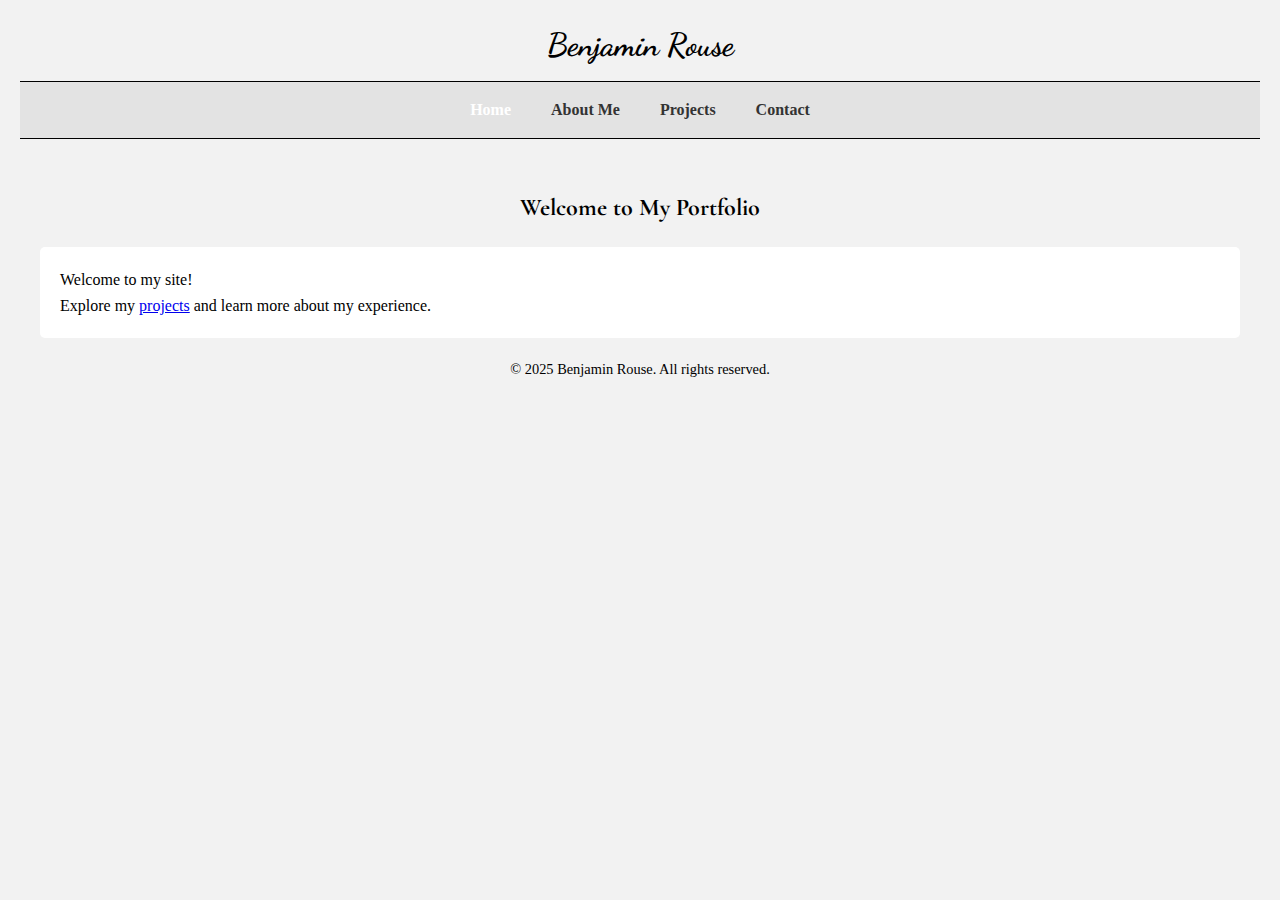
<file: index.html>
<!DOCTYPE html>
<html lang="en">
<head>
  <meta charset="UTF-8" />
  <meta name="viewport" content="width=device-width, initial-scale=1" />
  <title>My Portfolio</title>

  <!-- Google Fonts: Fjalla One for titles and Libre Baskerville for body text -->
  <link rel="preconnect" href="https://fonts.googleapis.com">
  <link rel="preconnect" href="https://fonts.gstatic.com" crossorigin>
  <link href="https://fonts.googleapis.com/css2?family=Cormorant+Garamond:ital,wght@0,300;0,400;0,500;0,600;0,700;1,300;1,400;1,500;1,600;1,700&family=Dancing+Script:wght@400..700&display=swap" rel="stylesheet">
  
  <!-- Main CSS -->
  <link rel="stylesheet" href="assets/css/styles.css" />
</head>
<body>
  <header>
    <!-- TOP BAR -->
    <div class="top-bar">
      <a href="../index.html"><h1 class="site-title">Benjamin Rouse</h1></a>
    </div>

    <!-- MAIN NAV BAR -->
    <nav class="main-nav">
      <ul>
        <li class="MainNavLink"><a href="index.html" class="active">Home</a></li>
        <li class="MainNavLink"><a href="pages/about.html">About Me</a></li>
        <li class="MainNavLink"><a href="pages/projects.html">Projects</a></li>
        <li class="MainNavLink"><a href="pages/contact.html">Contact</a></li>
      </ul>
    </nav>
  </header>

  <!-- PAGE HEADING -->
  <section class="page-heading">
    <h2>Welcome to My Portfolio</h2>
  </section>

  <main>
    <p>Welcome to my site! 
    <br>Explore my <a href="/pages/projects.html">projects</a> and learn more about my experience.</p>
  </main>

  <footer>
    <p>&copy; 2025 Benjamin Rouse. All rights reserved.</p>
  </footer>
</body>
</html>
</file>
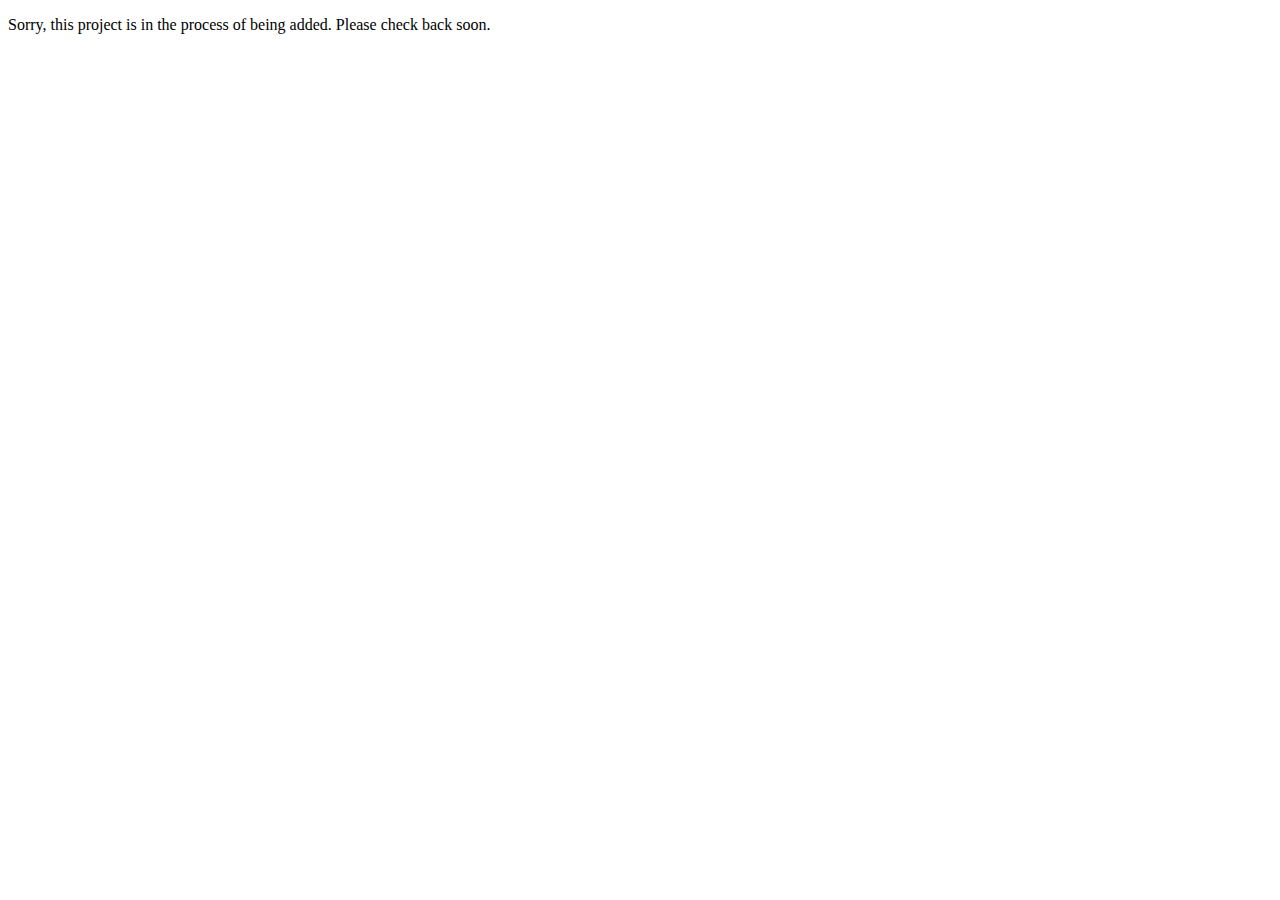
<file: data/comingSoon.html>
<!DOCTYPE html>
<html lang="en">
    <head>
        <!-- Include in your HTML head -->
        <link rel="preconnect" href="https://fonts.googleapis.com">
        <link rel="preconnect" href="https://fonts.gstatic.com" crossorigin>
        <link href="https://fonts.googleapis.com/css2?family=Oswald:wght@200..700&family=Quattrocento:wght@400;700&display=swap" rel="stylesheet">
    </head>
    <body>
        <main>
            <p>Sorry, this project is in the process of being added. Please check back soon.</p>
        </main>
    </body>
</file>
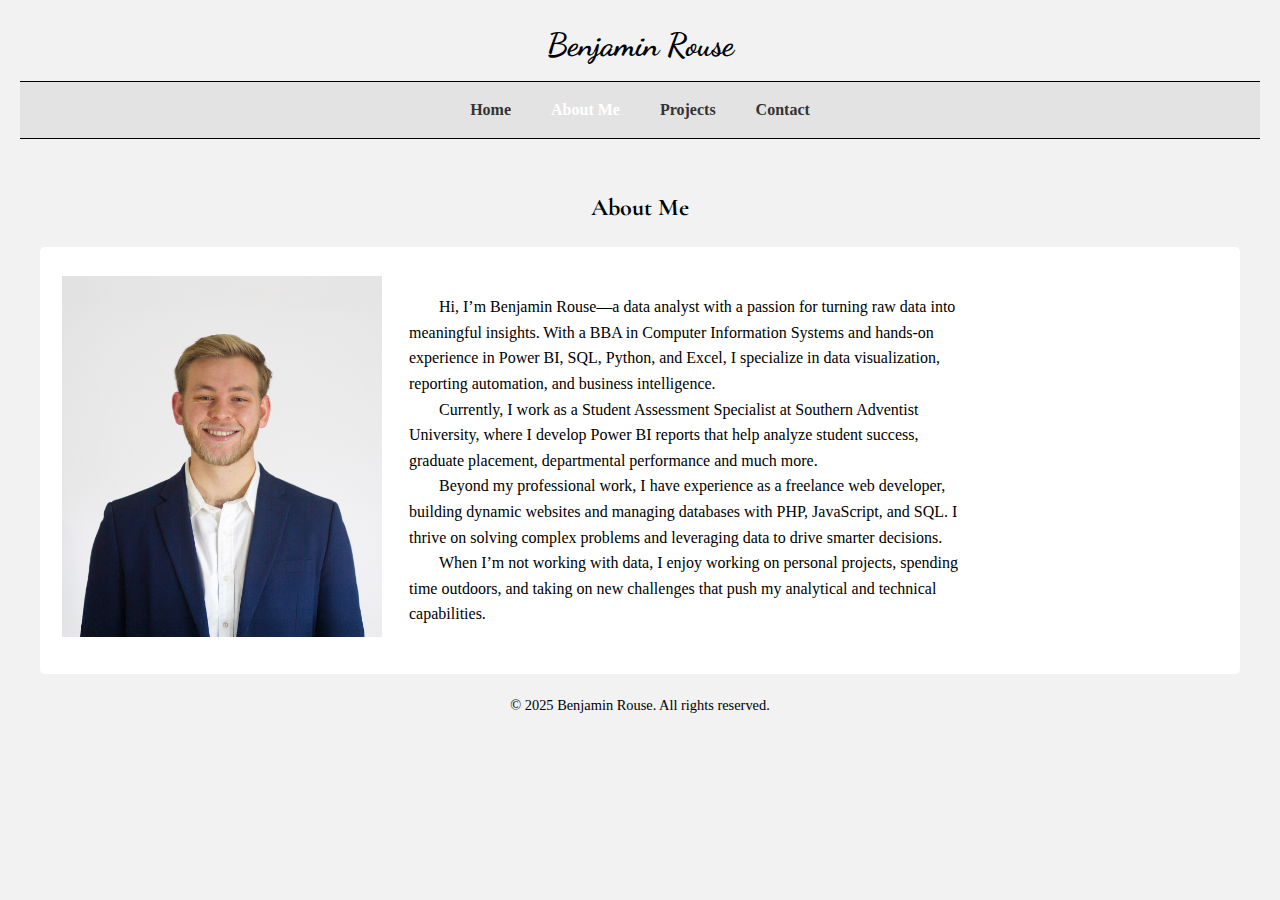
<file: pages/about.html>
<!DOCTYPE html>
<html lang="en">
<head>
  <meta charset="UTF-8" />
  <meta name="viewport" content="width=device-width, initial-scale=1" />
  <title>My Portfolio</title>

  <!-- Google Fonts: Fjalla One for titles and Libre Baskerville for body text -->
  <link rel="preconnect" href="https://fonts.googleapis.com">
  <link rel="preconnect" href="https://fonts.gstatic.com" crossorigin>
  <link href="https://fonts.googleapis.com/css2?family=Cormorant+Garamond:ital,wght@0,300;0,400;0,500;0,600;0,700;1,300;1,400;1,500;1,600;1,700&family=Dancing+Script:wght@400..700&display=swap" rel="stylesheet">
  <link rel="stylesheet" href="../assets/css/styles.css" />

</head>
<body>
  <header>
    <!-- TOP BAR -->
    <div class="top-bar">
      <a href="../index.html"><h1 class="site-title">Benjamin Rouse</h1></a>
    </div>

    <!-- MAIN NAV BAR -->
    <nav class="main-nav">
      <ul>
        <li class="MainNavLink"><a href="../index.html">Home</a></li>
        <li class="MainNavLink"><a href="../pages/about.html" class="active">About Me</a></li>
        <li class="MainNavLink"><a href="../pages/projects.html">Projects</a></li>
        <li class="MainNavLink"><a href="../pages/contact.html">Contact</a></li>
      </ul>
    </nav>
  </header>

  <section class="page-heading">
    <h2>About Me</h2>
  </section>

  <main>
    <table style="margin: auto;" id="large_screen">
      <tr>
        <td style="text-align: center;"><img src="../assets/images/Headshot.png" width="320px" style="margin: 0px auto;"></td>
        <td style="padding: 25px; max-width: 600px;"><p style="text-indent: 30px;">Hi, I’m Benjamin Rouse—a data analyst with a passion for turning raw data into meaningful insights. With a BBA in Computer Information Systems and hands-on experience in Power BI, SQL, Python, and Excel, I specialize in data visualization, reporting automation, and business intelligence.</p>

          <p style="text-indent: 30px;">Currently, I work as a Student Assessment Specialist at Southern Adventist University, where I develop Power BI reports that help analyze student success, graduate placement, departmental performance and much more.</p>
          
          <p style="text-indent: 30px;">Beyond my professional work, I have experience as a freelance web developer, building dynamic websites and managing databases with PHP, JavaScript, and SQL. I thrive on solving complex problems and leveraging data to drive smarter decisions.</p>
          
          <p style="text-indent: 30px;">When I’m not working with data, I enjoy working on personal projects, spending time outdoors, and taking on new challenges that push my analytical and technical capabilities.</p></td>
      </tr>
    </table>


    <table style="margin: auto;" id="small_screen" style="margin: auto;">
      <tr>
        <td style="text-align: center;"><img src="../assets/images/Headshot.png" width="320px" style="margin: 0px auto;"></td>
      </tr>
      <tr>
        <td style="padding: 25px; max-width: 90%;"><p style="text-indent: 30px;">Hi, I’m Benjamin Rouse—a data analyst with a passion for turning raw data into meaningful insights. With a BBA in Computer Information Systems and hands-on experience in Power BI, SQL, Python, and Excel, I specialize in data visualization, reporting automation, and business intelligence.</p>

          <p style="text-indent: 30px;">Currently, I work as a Student Assessment Specialist at Southern Adventist University, where I develop Power BI reports that help analyze student success, graduate placement, departmental performance and much more.</p>
          
          <p style="text-indent: 30px;">Beyond my professional work, I have experience as a freelance web developer, building dynamic websites and managing databases with PHP, JavaScript, and SQL. I thrive on solving complex problems and leveraging data to drive smarter decisions.</p>
          
          <p style="text-indent: 30px;">When I’m not working with data, I enjoy working on personal projects, spending time outdoors, and taking on new challenges that push my analytical and technical capabilities.</p></td>
      </tr>
    </table>

  </main>
  <footer>
    <p>&copy; 2025 Benjamin Rouse. All rights reserved.</p>
  </footer>
</body>
</html>
</file>
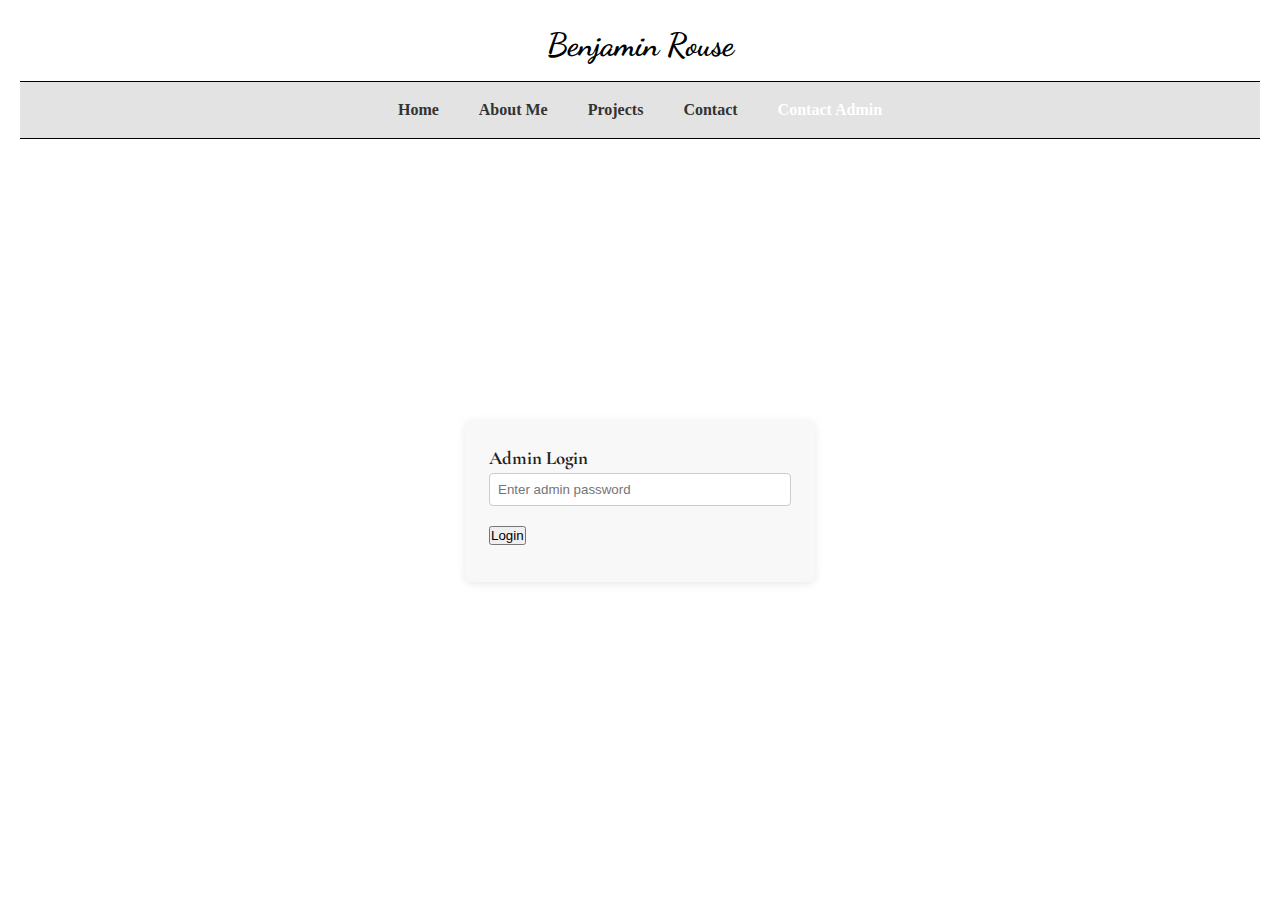
<file: pages/contact-admin.html>
<!DOCTYPE html>
<html lang="en">
<head>
  <meta charset="UTF-8" />
  <meta name="viewport" content="width=device-width, initial-scale=1" />
  <title>Contact Admin | Benjamin Rouse</title>
  <meta name="description" content="Admin dashboard for viewing and managing contact form submissions.">
  <link rel="preconnect" href="https://fonts.googleapis.com">
  <link rel="preconnect" href="https://fonts.gstatic.com" crossorigin>
  <link href="https://fonts.googleapis.com/css2?family=Cormorant+Garamond:wght@400;700&display=swap" rel="stylesheet">
  <link href="https://fonts.googleapis.com/css2?family=Dancing+Script&display=swap" rel="stylesheet">
  <link rel="stylesheet" href="../assets/css/styles.css" />
  <link rel="stylesheet" href="../assets/css/page-styles.css" />
  <style>
    body { background: #fff; color: #222; }
    .admin-container { max-width: 900px; margin: 40px auto; background: #fff; border-radius: 10px; box-shadow: 0 2px 12px #e0e0e0; padding: 32px; }
    table { width: 100%; border-collapse: collapse; margin-top: 24px; }
    th, td { border: 1px solid #ccc; padding: 8px; text-align: left; }
    th { background: #f3f3f3; }
    .btn-action { padding: 4px 12px; border-radius: 4px; border: none; cursor: pointer; margin-right: 6px; }
    .btn-delete { background: #e57373; color: #fff; }
    .btn-responded { background: #81c784; color: #fff; }
    .login-form { max-width: 350px; margin: 40px auto; background: #f8f8f8; border-radius: 8px; padding: 24px; box-shadow: 0 2px 8px #bbb5; }
    .login-form input { width: 100%; margin-bottom: 16px; padding: 8px; border-radius: 4px; border: 1px solid #ccc; }
  </style>
</head>
<body>
  <header>
    <div class="top-bar">
      <a href="../index.html"><h1 class="site-title">Benjamin Rouse</h1></a>
    </div>
    <nav class="main-nav">
      <ul>
        <li class="MainNavLink"><a href="../index.html">Home</a></li>
        <li class="MainNavLink"><a href="../pages/about.html">About Me</a></li>
        <li class="MainNavLink"><a href="../pages/projects.html">Projects</a></li>
        <li class="MainNavLink"><a href="../pages/contact.html">Contact</a></li>
        <li class="MainNavLink"><a href="../pages/contact-admin.html" class="active">Contact Admin</a></li>
      </ul>
    </nav>
  </header>
  <section class="page-header">
    <h2>Contact Form Admin</h2>
    <p>Login to view, mark, or delete contact form submissions.</p>
  </section>
  <div class="admin-container" id="adminApp" style="display:none;">
    <div class="admin-header">
      <h3>Contact Form Submissions</h3>
      <button onclick="logout()">Logout</button>
    </div>
    <table class="admin-table" id="submissionsTable">
      <thead>
        <tr>
          <th>ID</th>
          <th>Name</th>
          <th>Email</th>
          <th>Company</th>
          <th>Subject</th>
          <th>Message</th>
          <th>Date</th>
          <th>Status</th>
          <th>Actions</th>
        </tr>
      </thead>
      <tbody></tbody>
    </table>
  </div>
  <form class="login-form" id="loginForm">
    <h3>Admin Login</h3>
    <input type="password" id="adminPassword" placeholder="Enter admin password" required />
    <button type="submit" class="btn primary-btn">Login</button>
    <div id="loginStatus" style="margin-top:10px;"></div>
  </form>
  <script>
    const API_BASE = 'https://yourusername.pythonanywhere.com'; // Change to your deployed API
    let adminToken = localStorage.getItem('adminToken') || '';

    function showAdmin() {
      document.getElementById('loginForm').style.display = 'none';
      document.getElementById('adminApp').style.display = '';
    }
    function showLogin() {
      document.getElementById('loginForm').style.display = '';
      document.getElementById('adminApp').style.display = 'none';
    }
    function logout() {
      localStorage.removeItem('adminToken');
      adminToken = '';
      showLogin();
    }
    async function fetchSubmissions() {
      const res = await fetch(API_BASE + '/admin/submissions', {
        headers: { 'Authorization': 'Bearer ' + adminToken }
      });
      if (!res.ok) {
        logout();
        return;
      }
      const data = await res.json();
      const tbody = document.querySelector('#submissionsTable tbody');
      tbody.innerHTML = '';
      data.forEach(sub => {
        const tr = document.createElement('tr');
        tr.className = sub.responded ? 'responded' : 'unread';
        tr.innerHTML = `
          <td>${sub.id}</td>
          <td>${sub.name}</td>
          <td>${sub.email}</td>
          <td>${sub.company || ''}</td>
          <td>${sub.subject}</td>
          <td>${sub.message}</td>
          <td>${sub.date}</td>
          <td>${sub.responded ? 'Responded' : 'New'}</td>
          <td class="admin-actions">
            <button onclick="markResponded(${sub.id})" ${sub.responded ? 'disabled' : ''}>Mark Responded</button>
            <button onclick="deleteSubmission(${sub.id})">Delete</button>
          </td>
        `;
        tbody.appendChild(tr);
      });
    }
    async function markResponded(id) {
      await fetch(API_BASE + '/admin/mark_responded/' + id, {
        method: 'POST',
        headers: { 'Authorization': 'Bearer ' + adminToken }
      });
      fetchSubmissions();
    }
    async function deleteSubmission(id) {
      if (!confirm('Delete this submission?')) return;
      await fetch(API_BASE + '/admin/delete/' + id, {
        method: 'DELETE',
        headers: { 'Authorization': 'Bearer ' + adminToken }
      });
      fetchSubmissions();
    }
    document.getElementById('loginForm').onsubmit = async function(e) {
      e.preventDefault();
      const pw = document.getElementById('adminPassword').value;
      const status = document.getElementById('loginStatus');
      status.textContent = 'Logging in...';
      const res = await fetch(API_BASE + '/admin/login', {
        method: 'POST',
        headers: { 'Content-Type': 'application/json' },
        body: JSON.stringify({ password: pw })
      });
      if (res.ok) {
        const { token } = await res.json();
        adminToken = token;
        localStorage.setItem('adminToken', token);
        showAdmin();
        fetchSubmissions();
      } else {
        status.textContent = 'Login failed.';
      }
    };
    // Auto-login if token exists
    if (adminToken) {
      showAdmin();
      fetchSubmissions();
    }
  </script>
</body>
</html>
</file>
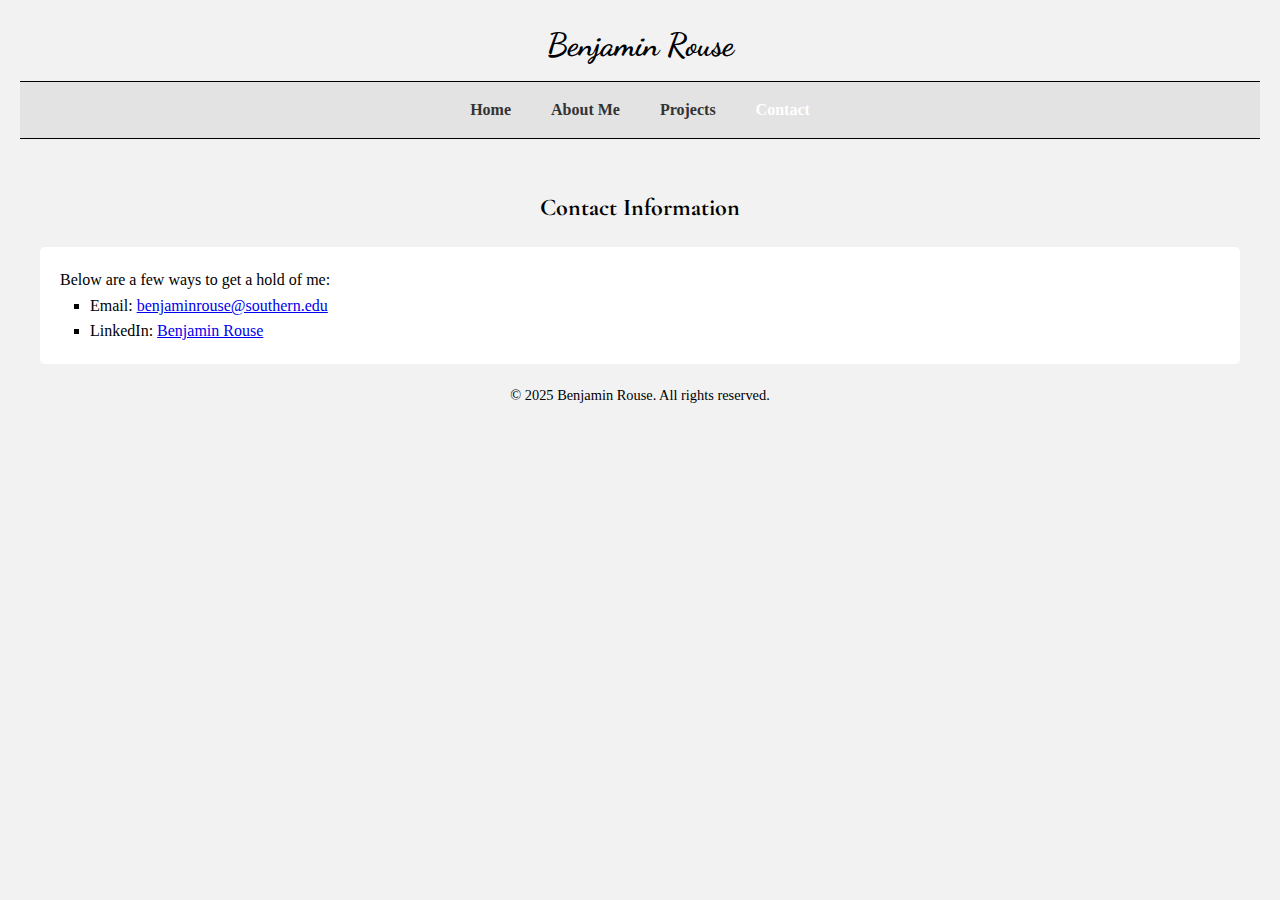
<file: pages/contact.html>
<!DOCTYPE html>
<html lang="en">
<head>
  <meta charset="UTF-8" />
  <meta name="viewport" content="width=device-width, initial-scale=1" />
  <title>My Portfolio</title>

  <link rel="preconnect" href="https://fonts.googleapis.com">
  <link rel="preconnect" href="https://fonts.gstatic.com" crossorigin>
  <link href="https://fonts.googleapis.com/css2?family=Cormorant+Garamond:ital,wght@0,300;0,400;0,500;0,600;0,700;1,300;1,400;1,500;1,600;1,700&family=Dancing+Script:wght@400..700&display=swap" rel="stylesheet">
  <link rel="stylesheet" href="../assets/css/styles.css" />
</head>
<body>
  <header>
    <!-- TOP BAR -->
    <div class="top-bar">
      <a href="../index.html"><h1 class="site-title">Benjamin Rouse</h1></a>
    </div>

    <!-- MAIN NAV BAR -->
    <nav class="main-nav">
      <ul>
        <li class="MainNavLink"><a href="../index.html">Home</a></li>
        <li class="MainNavLink"><a href="../pages/about.html">About Me</a></li>
        <li class="MainNavLink"><a href="../pages/projects.html">Projects</a></li>
        <li class="MainNavLink"><a href="../pages/contact.html" class="active">Contact</a></li>
      </ul>
    </nav>
  </header>

  <section class="page-heading">
    <h2>Contact Information</h2>
  </section>

  <main>
    <p>Below are a few ways to get a hold of me:</p>
    <ul style="margin-left:30px; list-style-type: square;">
      <li>Email: <a href="mailto:benjaminrouse@southern.edu">benjaminrouse@southern.edu</a></li>
      <li>LinkedIn: <a href="https://www.linkedin.com/in/benjamin-rouse-7105a924a" target="_blank" rel="noopener noreferrer">Benjamin Rouse</a></li>
    </ul>
  </main>
  <footer>
    <p>&copy; 2025 Benjamin Rouse. All rights reserved.</p>
  </footer>
</body>
</html>
</file>
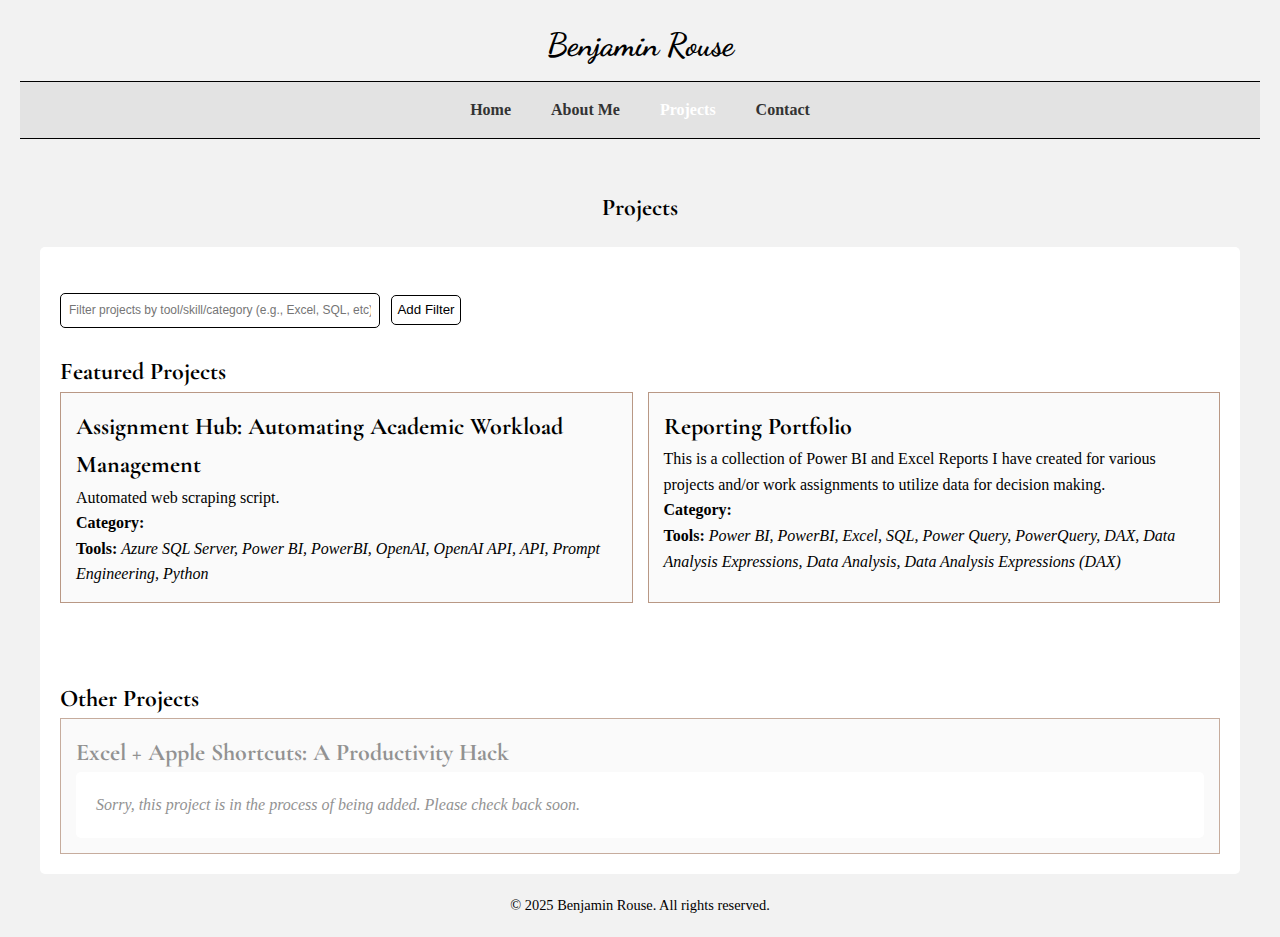
<file: pages/projects.html>
<!DOCTYPE html>
<html lang="en">
<head>
  <meta charset="UTF-8" />
  <meta name="viewport" content="width=device-width, initial-scale=1" />
  <title>My Portfolio</title>

  <!-- Google Fonts: Fjalla One for titles and Libre Baskerville for body text -->
  <link rel="preconnect" href="https://fonts.googleapis.com">
  <link rel="preconnect" href="https://fonts.gstatic.com" crossorigin>
  <link href="https://fonts.googleapis.com/css2?family=Cormorant+Garamond:ital,wght@0,300;0,400;0,500;0,600;0,700;1,300;1,400;1,500;1,600;1,700&family=Dancing+Script:wght@400..700&display=swap" rel="stylesheet">
  <!-- Main CSS -->
  <link rel="stylesheet" href="../assets/css/styles.css" />
</head>
<body>
  <header>
    <!-- TOP BAR -->
    <div class="top-bar">
        <a href="../index.html"><h1 class="site-title">Benjamin Rouse</h1></a>
    </div>

    <!-- MAIN NAV BAR -->
    <nav class="main-nav">
      <ul>
        <li class="MainNavLink"><a href="../index.html">Home</a></li>
        <li class="MainNavLink"><a href="../pages/about.html">About Me</a></li>
        <li class="MainNavLink"><a href="../pages/projects.html" class="active">Projects</a></li>
        <li class="MainNavLink"><a href="../pages/contact.html">Contact</a></li>
      </ul>
    </nav>
  </header>

  <section class="page-heading">
    <h2>Projects</h2>
  </section>

  <main><br>
  <input type="text" id="searchInput" placeholder="Filter projects by tool/skill/category (e.g., Excel, SQL, etc)..." />
  <button id="addFilterButton">Add Filter</button>

  <!-- Container for displaying active filters -->
  <div id="activeFiltersContainer"></div>

    <br>
    <!-- Featured Projects Section -->
    <section id="featuredSection">
        <h2>Featured Projects</h2>
        <div id="featuredProjects" class="projects-grid"></div>
      </section>
      <br><br><br>
      <section id="otherSection">
        <h2>Other Projects</h2>
        <div id="otherProjects" class="projects-grid"></div>
      </section>
  </main>
  <footer>
    <p>&copy; 2025 Benjamin Rouse. All rights reserved.</p>
  </footer>
  <script src="../assets/js/script.js"></script>
</body>
</html>
</file>
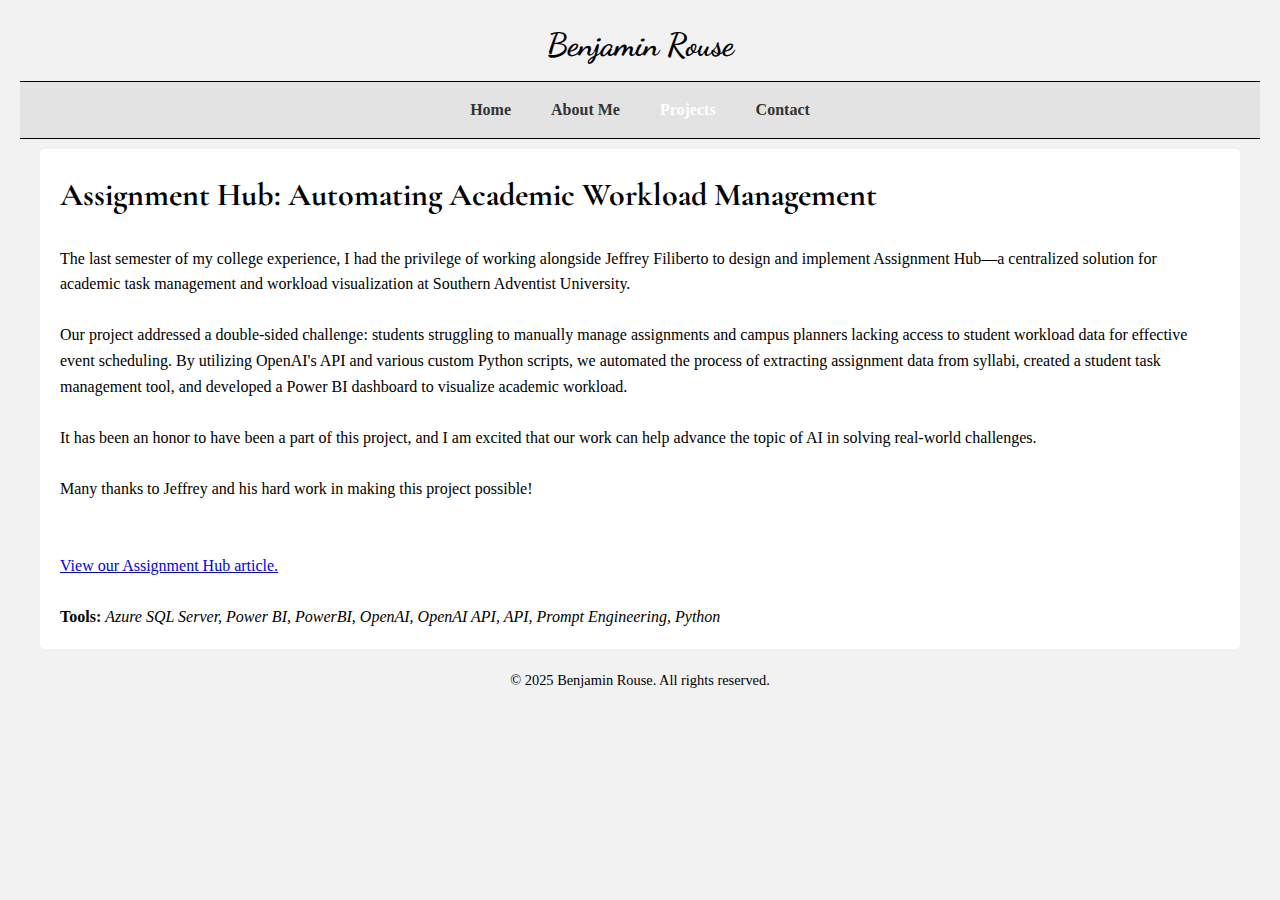
<file: projects/AssignmentHub.html>
<!DOCTYPE html>
<html lang="en">
<head>
  <meta charset="UTF-8" />
  <meta name="viewport" content="width=device-width, initial-scale=1" />
  <title>My Portfolio</title>

  <!-- Google Fonts: Fjalla One for titles and Libre Baskerville for body text -->
  <link rel="preconnect" href="https://fonts.googleapis.com">
  <link rel="preconnect" href="https://fonts.gstatic.com" crossorigin>
  <link href="https://fonts.googleapis.com/css2?family=Cormorant+Garamond:ital,wght@0,300;0,400;0,500;0,600;0,700;1,300;1,400;1,500;1,600;1,700&family=Dancing+Script:wght@400..700&display=swap" rel="stylesheet">

  <!-- Main CSS -->
  <link rel="stylesheet" href="../assets/css/styles.css" />
</head>
<body>
  <header>
    <!-- TOP BAR -->
    <div class="top-bar">
      <a href="../index.html"><h1 class="site-title">Benjamin Rouse</h1></a>
    </div>

    <!-- MAIN NAV BAR -->
    <nav class="main-nav">
      <ul>
        <li class="MainNavLink"><a href="../index.html">Home</a></li>
        <li class="MainNavLink"><a href="../pages/about.html">About Me</a></li>
        <li class="MainNavLink"><a href="../pages/projects.html" class="active">Projects</a></li>
        <li class="MainNavLink"><a href="../pages/contact.html">Contact</a></li>
      </ul>
    </nav>
  </header>

  <main>
    <h1>Assignment Hub: Automating Academic Workload Management</h1><br>

    <p>The last semester of my college experience, I had the privilege of working alongside Jeffrey Filiberto to design and implement Assignment Hub—a centralized solution for academic task management and workload visualization at Southern Adventist University.<br>

      <br>Our project addressed a double-sided challenge: students struggling to manually manage assignments and campus planners lacking access to student workload data for effective event scheduling. By utilizing OpenAI's API and various custom Python scripts, we automated the process of extracting assignment data from syllabi, created a student task management tool, and developed a Power BI dashboard to visualize academic workload.<br>
      
      <br>It has been an honor to have been a part of this project, and I am excited that our work can help advance the topic of AI in solving real-world challenges.<br>
      
      <br>Many thanks to Jeffrey and his hard work in making this project possible!</p>

    <br><br>

    <p><a href="../assets/files/AssignmentHub.pdf" target="_blank">View our Assignment Hub article.</a></p><br>

    <p><strong>Tools:</strong> <i>Azure SQL Server, Power BI, PowerBI, OpenAI, OpenAI API, API, Prompt Engineering, Python</i></p>
  </main>
  <footer>
    <p>&copy; 2025 Benjamin Rouse. All rights reserved.</p>
  </footer>
</body>
</html>
</file>
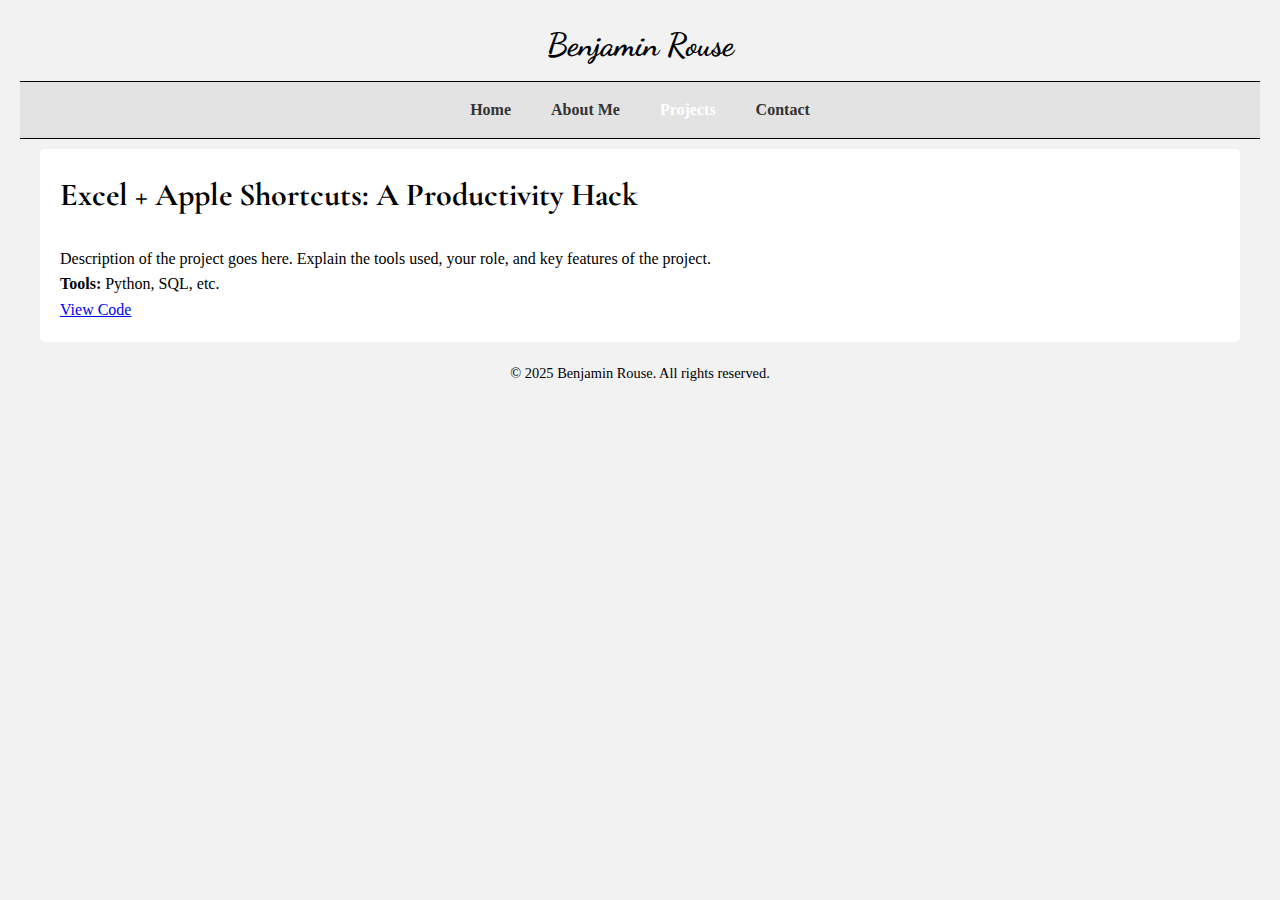
<file: projects/ExcelShortcut.html>
<!DOCTYPE html>
<html lang="en">
<head>
  <meta charset="UTF-8" />
  <meta name="viewport" content="width=device-width, initial-scale=1" />
  <title>My Portfolio</title>

  <!-- Google Fonts: Fjalla One for titles and Libre Baskerville for body text -->
  <link rel="preconnect" href="https://fonts.googleapis.com">
  <link rel="preconnect" href="https://fonts.gstatic.com" crossorigin>
  <link href="https://fonts.googleapis.com/css2?family=Cormorant+Garamond:ital,wght@0,300;0,400;0,500;0,600;0,700;1,300;1,400;1,500;1,600;1,700&family=Dancing+Script:wght@400..700&display=swap" rel="stylesheet">
  <link rel="stylesheet" href="../assets/css/styles.css" />
</head>
<body>
  <header>
    <!-- TOP BAR -->
    <div class="top-bar">
      <a href="../index.html"><h1 class="site-title">Benjamin Rouse</h1></a>
    </div>

    <!-- MAIN NAV BAR -->
    <nav class="main-nav">
      <ul>
        <li class="MainNavLink"><a href="../index.html">Home</a></li>
        <li class="MainNavLink"><a href="../pages/about.html">About Me</a></li>
        <li class="MainNavLink"><a href="../pages/projects.html" class="active">Projects</a></li>
        <li class="MainNavLink"><a href="../pages/contact.html">Contact</a></li>
      </ul>
    </nav>
  </header>

  <main>
    <h1>Excel + Apple Shortcuts: A Productivity Hack</h1><br>
    
    <p>Description of the project goes here. Explain the tools used, your role, and key features of the project.</p>
    <p><strong>Tools:</strong> Python, SQL, etc.</p>
    <a href="https://github.com/yourusername/yourproject" target="_blank">View Code</a>
  </main>
  <footer>
    <p>&copy; 2025 Benjamin Rouse. All rights reserved.</p>
  </footer>
</body>
</html>
</file>
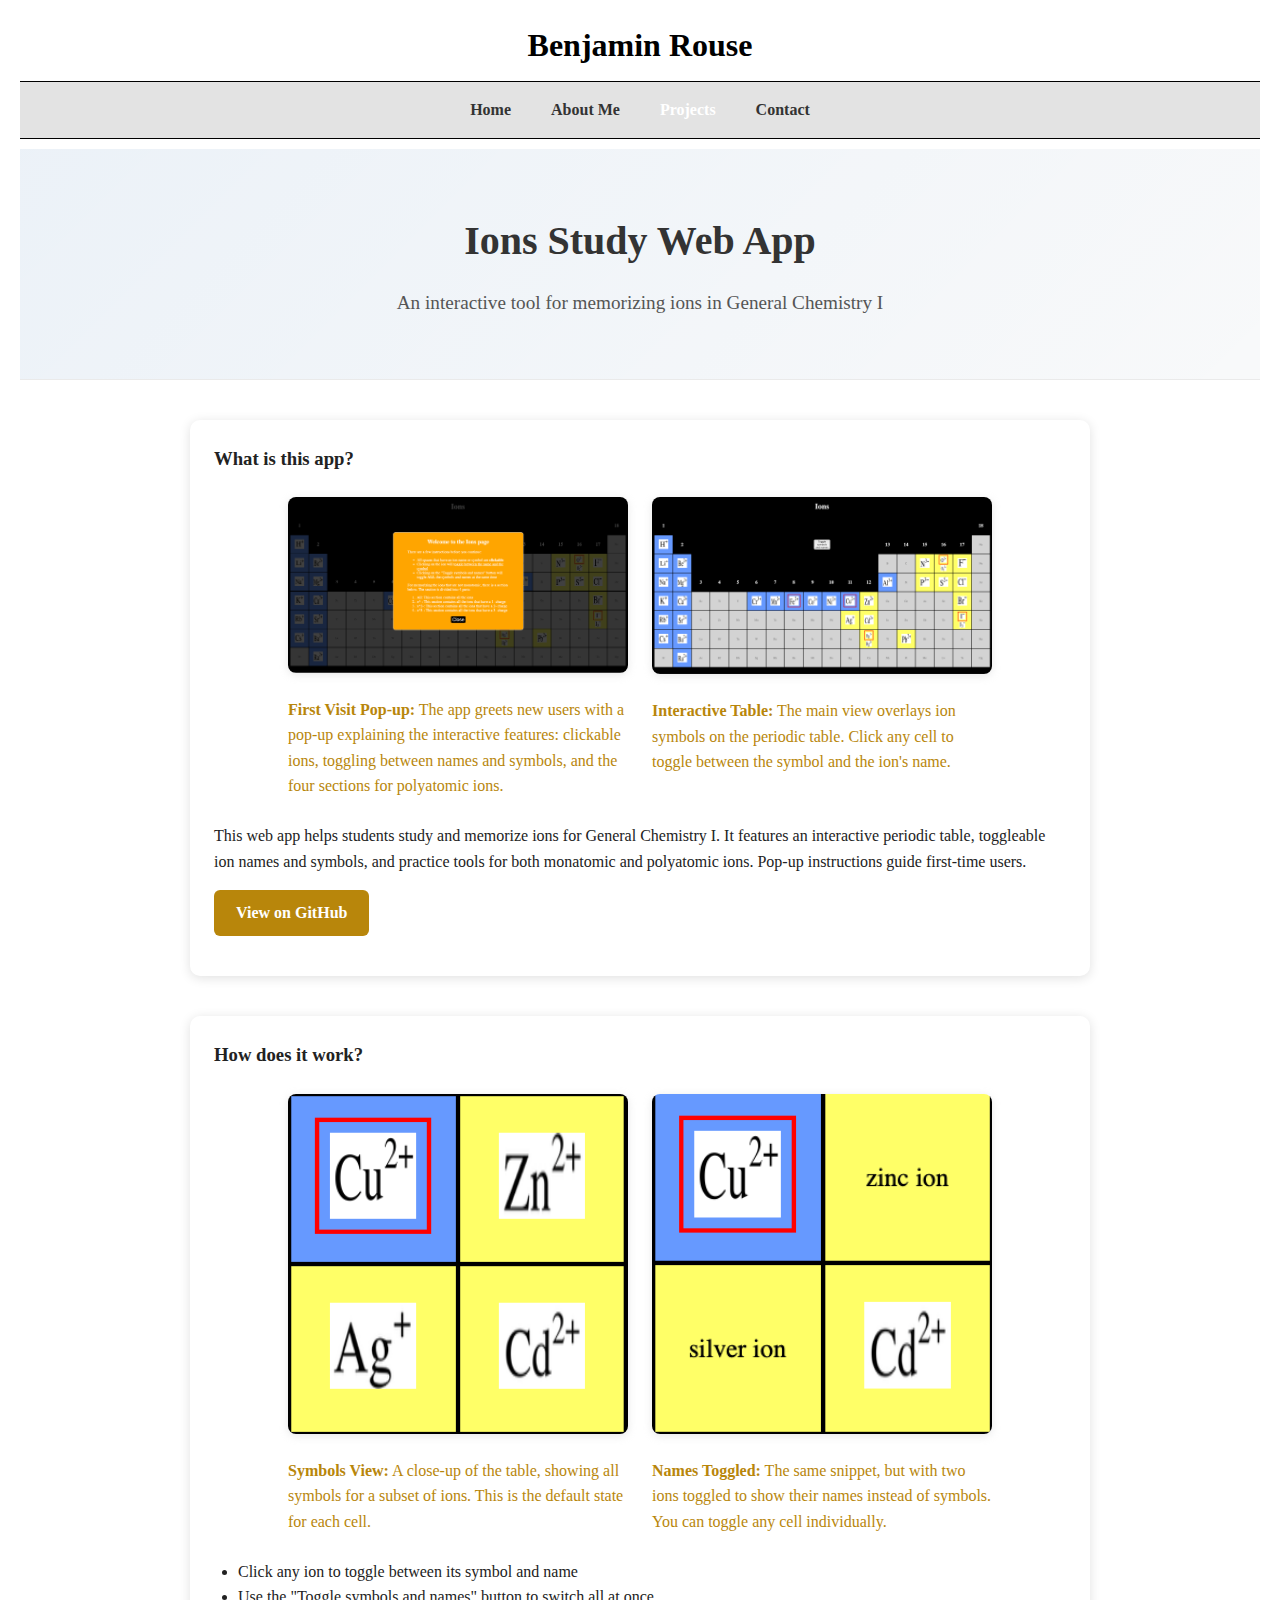
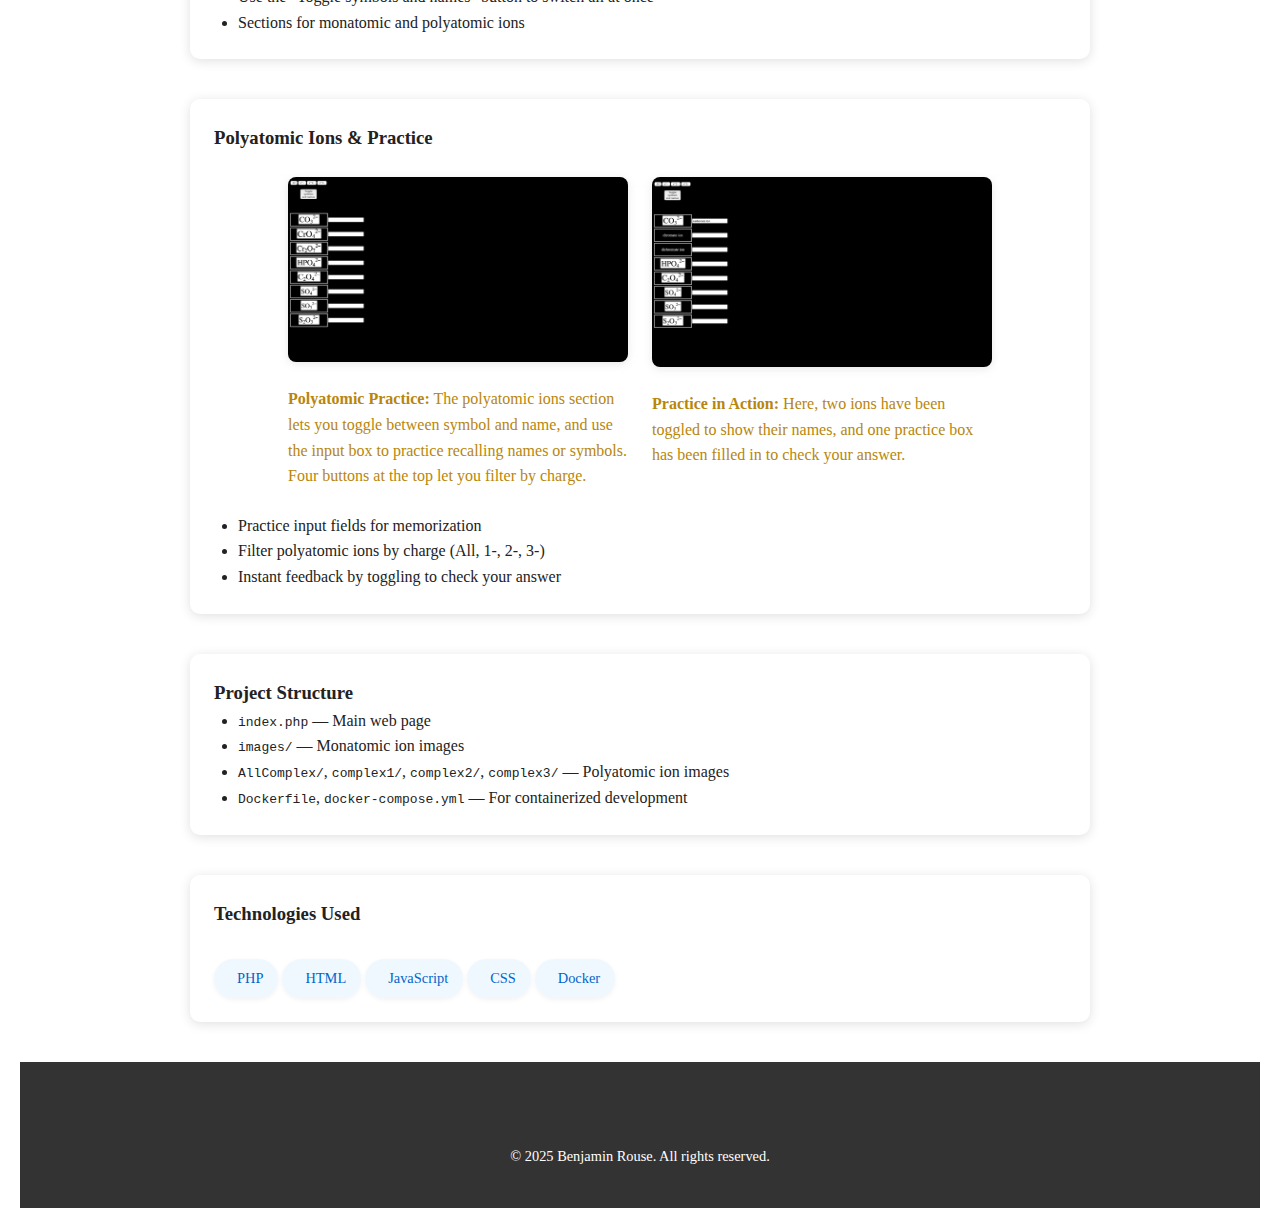
<file: projects/IonMemory.html>
<!DOCTYPE html>
<html lang="en">
<head>
  <meta charset="UTF-8" />
  <meta name="viewport" content="width=device-width, initial-scale=1" />
  <title>Ions Study Web App | Benjamin Rouse</title>
  <meta name="description" content="Interactive web app to study and memorize ions for General Chemistry I. Features clickable periodic table, toggleable ion names/symbols, and practice tools.">
  <link rel="stylesheet" href="../assets/css/styles.css" />
  <link rel="stylesheet" href="../assets/css/page-styles.css" />
  <style>
    body { background: #fff; color: #222; }
    .section { margin: 40px auto; max-width: 900px; padding: 24px; background: #fff; border-radius: 10px; box-shadow: 0 2px 12px #e0e0e0; }
    .feature-list, .project-structure { margin-left: 24px; }
    .docker-block { background: #f3f3f3; color: #222; border-radius: 6px; padding: 12px; margin: 12px 0; font-family: monospace; border: 1px solid #eee; }
    .periodic-preview { width: 100%; max-width: 600px; margin: 24px auto; display: block; border-radius: 8px; box-shadow: 0 2px 8px #bbb5; background: #fff; }
    .img-row { display: flex; gap: 24px; justify-content: center; align-items: flex-start; flex-wrap: wrap; }
    .img-col { flex: 1 1 260px; min-width: 220px; max-width: 340px; }
    .img-caption { color: #b8860b; font-size: 1em; margin-top: 8px; margin-bottom: 24px; }
    .btn-demo, .btn-github { display: inline-block; margin: 16px 0; padding: 10px 22px; background: #b8860b; color: #fff; border-radius: 6px; font-weight: bold; text-decoration: none; transition: background 0.2s; }
    .btn-demo:hover, .btn-github:hover { background: #ffb300; color: #222; }
  </style>
</head>
<body>
  <header>
    <div class="top-bar">
      <a href="../index.html"><h1 class="site-title">Benjamin Rouse</h1></a>
    </div>
    <nav class="main-nav">
      <ul>
        <li class="MainNavLink"><a href="../index.html">Home</a></li>
        <li class="MainNavLink"><a href="../pages/about.html">About Me</a></li>
        <li class="MainNavLink"><a href="../pages/projects.html" class="active">Projects</a></li>
        <li class="MainNavLink"><a href="../pages/contact.html">Contact</a></li>
      </ul>
    </nav>
  </header>
  <section class="page-header">
    <h2>Ions Study Web App</h2>
    <p>An interactive tool for memorizing ions in General Chemistry I</p>
  </section>
  <section class="section">
    <h3>What is this app?</h3>
    <div class="img-row">
      <div class="img-col">
        <img src="../assets/images/Ion Table Page/IntroMessage.png" alt="Intro Message Screenshot" class="periodic-preview">
        <div class="img-caption"><strong>First Visit Pop-up:</strong> The app greets new users with a pop-up explaining the interactive features: clickable ions, toggling between names and symbols, and the four sections for polyatomic ions.</div>
      </div>
      <div class="img-col">
        <img src="../assets/images/Ion Table Page/OverallTable.png" alt="Overall Ion Table" class="periodic-preview">
        <div class="img-caption"><strong>Interactive Table:</strong> The main view overlays ion symbols on the periodic table. Click any cell to toggle between the symbol and the ion's name.</div>
      </div>
    </div>
    <p>This web app helps students study and memorize ions for General Chemistry I. It features an interactive periodic table, toggleable ion names and symbols, and practice tools for both monatomic and polyatomic ions. Pop-up instructions guide first-time users.</p>
    <a href="https://github.com/ben2rouse/WebIonTable" class="btn-github" target="_blank"><i class="fab fa-github"></i> View on GitHub</a>
  </section>
  <section class="section">
    <h3>How does it work?</h3>
    <div class="img-row">
      <div class="img-col">
        <img src="../assets/images/Ion Table Page/TableSymbols.png" alt="Table Symbols Snippet" class="periodic-preview">
        <div class="img-caption"><strong>Symbols View:</strong> A close-up of the table, showing all symbols for a subset of ions. This is the default state for each cell.</div>
      </div>
      <div class="img-col">
        <img src="../assets/images/Ion Table Page/TableSymbolsAndNames.png" alt="Table Symbols and Names" class="periodic-preview">
        <div class="img-caption"><strong>Names Toggled:</strong> The same snippet, but with two ions toggled to show their names instead of symbols. You can toggle any cell individually.</div>
      </div>
    </div>
    <ul class="feature-list">
      <li>Click any ion to toggle between its symbol and name</li>
      <li>Use the "Toggle symbols and names" button to switch all at once</li>
      <li>Sections for monatomic and polyatomic ions</li>
    </ul>
  </section>
  <section class="section">
    <h3>Polyatomic Ions & Practice</h3>
    <div class="img-row">
      <div class="img-col">
        <img src="../assets/images/Ion Table Page/MultiAtomicIonSymbols.png" alt="Multiatomic Ion Symbols" class="periodic-preview">
        <div class="img-caption"><strong>Polyatomic Practice:</strong> The polyatomic ions section lets you toggle between symbol and name, and use the input box to practice recalling names or symbols. Four buttons at the top let you filter by charge.</div>
      </div>
      <div class="img-col">
        <img src="../assets/images/Ion Table Page/MultiAtomicIonSymbolsAndNames.png" alt="Multiatomic Ion Symbols and Names" class="periodic-preview">
        <div class="img-caption"><strong>Practice in Action:</strong> Here, two ions have been toggled to show their names, and one practice box has been filled in to check your answer.</div>
      </div>
    </div>
    <ul class="feature-list">
      <li>Practice input fields for memorization</li>
      <li>Filter polyatomic ions by charge (All, 1-, 2-, 3-)</li>
      <li>Instant feedback by toggling to check your answer</li>
    </ul>
  </section>
  <section class="section">
    <h3>Project Structure</h3>
    <ul class="project-structure">
      <li><code>index.php</code> — Main web page</li>
      <li><code>images/</code> — Monatomic ion images</li>
      <li><code>AllComplex/</code>, <code>complex1/</code>, <code>complex2/</code>, <code>complex3/</code> — Polyatomic ion images</li>
      <li><code>Dockerfile</code>, <code>docker-compose.yml</code> — For containerized development</li>
    </ul>
  </section>
    <section class="section">
        <h3>Technologies Used</h3>
        <div class="technologies-used">
        <span class="skill-tag"><i class="fab fa-php"></i> PHP</span>
        <span class="skill-tag"><i class="fab fa-html5"></i> HTML</span>
        <span class="skill-tag"><i class="fab fa-js"></i> JavaScript</span>
        <span class="skill-tag"><i class="fab fa-css3"></i> CSS</span>
        <span class="skill-tag"><i class="fab fa-docker"></i> Docker</span>
        </div>
    </section>
  <footer>
    <div class="footer-content">
      <div class="social-links">
        <a href="https://github.com/ben2rouse" target="_blank"><i class="fab fa-github"></i></a>
        <a href="https://www.linkedin.com/in/benjamin-rouse-7105a924a" target="_blank"><i class="fab fa-linkedin"></i></a>
        <a href="mailto:contact@benjaminrouse.com"><i class="fas fa-envelope"></i></a>
      </div>
      <p>&copy; 2025 Benjamin Rouse. All rights reserved.</p>
    </div>
  </footer>
  <script>
    document.addEventListener('DOMContentLoaded', function() {
      const elements = document.querySelectorAll('.page-header, .section');
      elements.forEach((element, index) => {
        setTimeout(() => {
          element.style.opacity = "1";
          element.style.transform = "translateY(0)";
        }, 200 * index);
      });
    });
  </script>
</body>
</html>
</file>
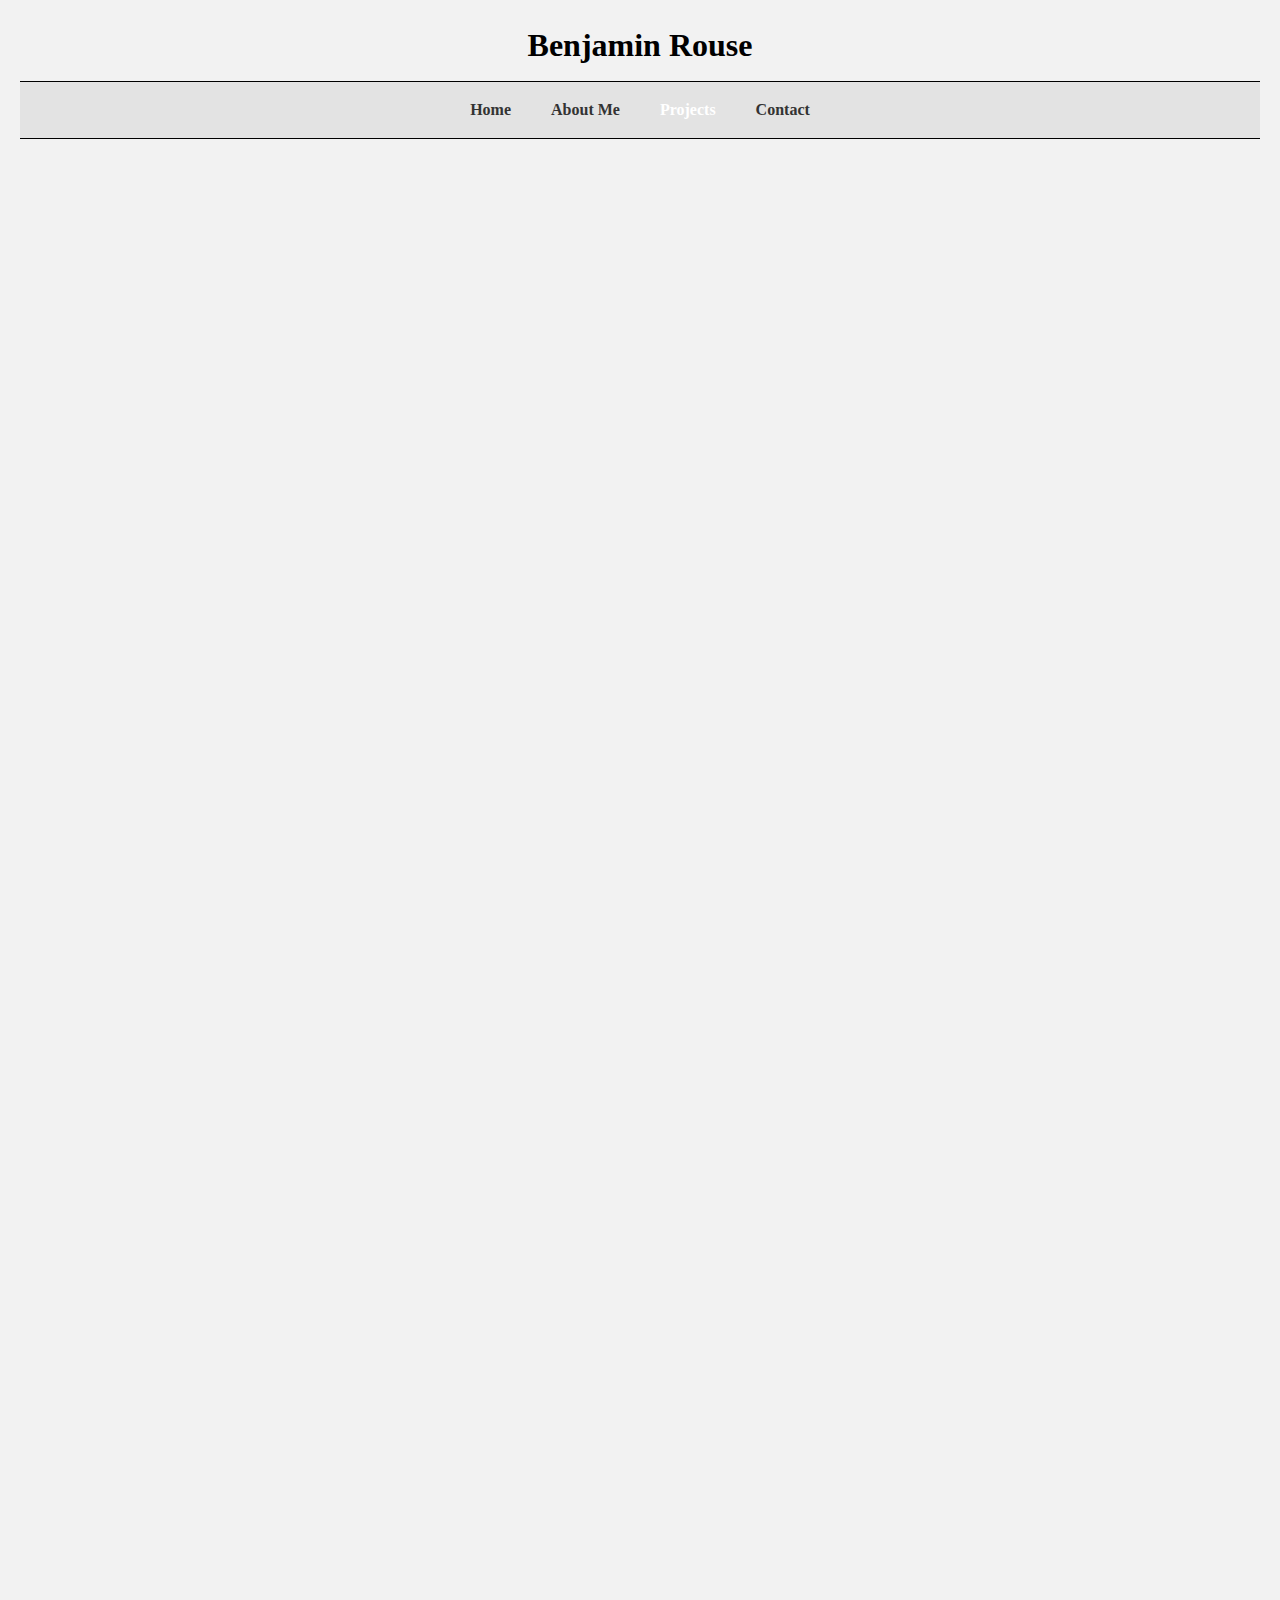
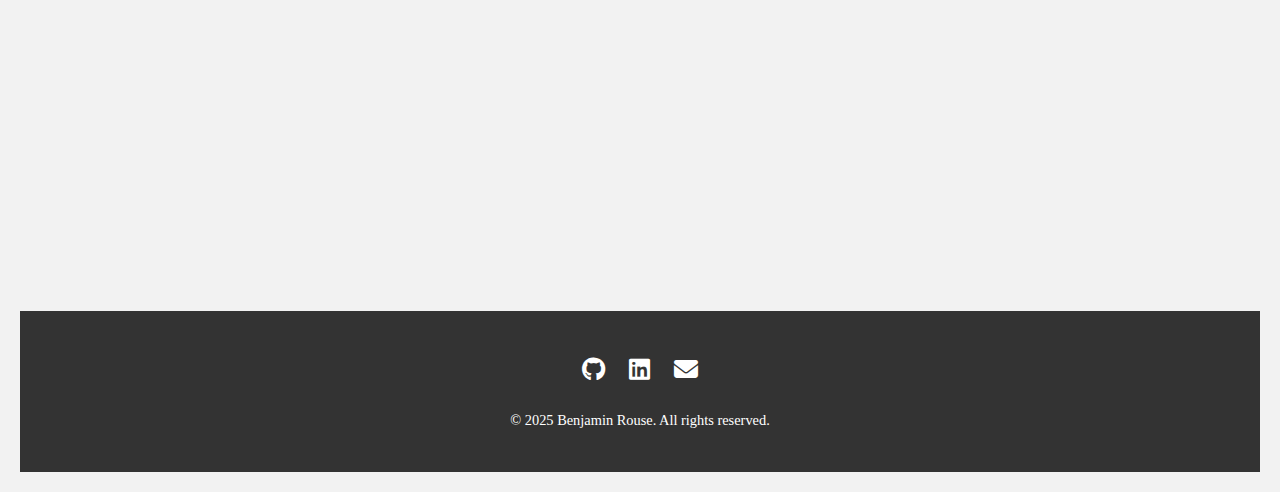
<file: projects/JobListScraper.html>
<!DOCTYPE html>
<html lang="en">
<head>
  <meta charset="UTF-8" />
  <meta name="viewport" content="width=device-width, initial-scale=1" />
  <title>Job List Scraper | Benjamin Rouse - Data Analyst</title>
  <meta name="description" content="Explore the Job List Scraper project by Benjamin Rouse, a Python-based web scraper for automating job data collection and analysis.">
  <!-- Google Fonts -->
  <link rel="preconnect" href="https://fonts.googleapis.com">
  <link rel="preconnect" href="https://fonts.gstatic.com" crossorigin>
  <link href="https://fonts.googleapis.com/css2?family=Cormorant+Garamond:wght@400;700&display=swap" rel="stylesheet">
  <!-- Font Awesome for Icons -->
  <link rel="stylesheet" href="https://cdnjs.cloudflare.com/ajax/libs/font-awesome/6.4.0/css/all.min.css" />
  <!-- CSS Files -->
  <link rel="stylesheet" href="../assets/css/styles.css" />
  <link rel="stylesheet" href="../assets/css/page-styles.css" />
  <style>
    .project-images { display: flex; gap: 20px; margin-top: 20px; }
    .project-image-card { border-radius: 8px; overflow: hidden; box-shadow: 0 3px 10px rgba(0,0,0,0.1); cursor: pointer; transition: transform 0.3s ease; }
    .project-image-card:hover { transform: scale(1.03); }
    .project-image-card img { width: 100%; height: auto; display: block; }
  </style>
</head>
<body>
  <header>
    <div class="top-bar">
      <a href="../index.html"><h1 class="site-title">Benjamin Rouse</h1></a>
    </div>
    <nav class="main-nav">
      <ul>
        <li class="MainNavLink"><a href="../index.html">Home</a></li>
        <li class="MainNavLink"><a href="../pages/about.html">About Me</a></li>
        <li class="MainNavLink"><a href="../pages/projects.html" class="active">Projects</a></li>
        <li class="MainNavLink"><a href="../pages/contact.html">Contact</a></li>
      </ul>
    </nav>
  </header>
  <section class="page-header">
    <h2>Job List Scraper</h2>
    <p>Automating job data collection and keyword analysis with Python and Selenium</p>
  </section>
  <section class="content-section">
    <h3>Project Overview</h3>
    <p>The Job List Scraper is a Python-based automation tool that leverages Selenium to extract job titles from Adventist Health's careers portal. It counts keyword occurrences, tracks changes over time, and helps monitor job market trends for data-related roles. This project demonstrates web scraping, automation, and data analysis skills.</p>
    <div class="tech-tags">
      <span class="skill-tag"><i class="fab fa-python"></i> Python</span>
      <span class="skill-tag"><i class="fas fa-robot"></i> Selenium</span>
      <span class="skill-tag"><i class="fas fa-database"></i> Data Analysis</span>
      <span class="skill-tag"><i class="fas fa-file-code"></i> Automation</span>
    </div>
    <div class="project-images">
      <div class="project-image-card">
        <img src="../assets/images/PBI Portfolio/GenEd Assessment/VEERA Job.png" alt="Job Scraper Example Output">
      </div>
    </div>
    <div class="project-actions" style="margin-top: 30px;">
      <a href="https://github.com/ben2rouse/JobListScraper" target="_blank" class="btn primary-btn">View on GitHub</a>
      <a href="../../Get a Job/Job_Detail_Scraper.py" target="_blank" class="btn secondary-btn">View Python Script</a>
    </div>
    <h3 style="margin-top:40px;">Key Features</h3>
    <ul>
      <li>Automated job title extraction from a live job portal</li>
      <li>Keyword-based job count and change tracking</li>
      <li>Easy-to-modify for other job boards or keywords</li>
      <li>Demonstrates practical use of Selenium and Python scripting</li>
    </ul>
    <h3 style="margin-top:40px;">Sample Output</h3>
    <pre style="background:#f8f8f8;padding:15px;border-radius:6px;overflow-x:auto;">
Counts have changed:
Previous counts: {}
Current counts: {'Data': 3, 'Intelligence': 1, 'Visualization': 2, 'Analyst': 4}

https://ecvz.fa.us2.oraclecloud.com/hcmUI/CandidateExperience/en/sites/CX_1/requisitions?location=Roseville%2C+CA%2C+United+States&locationId=300000002565591&locationLevel=city&mode=job-location&radius=25&radiusUnit=MI
    </pre>
  </section>
  <footer>
    <div class="footer-content">
      <div class="social-links">
        <a href="https://github.com/ben2rouse" target="_blank"><i class="fab fa-github"></i></a>
        <a href="https://linkedin.com/in/benjamin-rouse" target="_blank"><i class="fab fa-linkedin"></i></a>
        <a href="mailto:contact@benjaminrouse.com"><i class="fas fa-envelope"></i></a>
      </div>
      <p>&copy; 2025 Benjamin Rouse. All rights reserved.</p>
    </div>
  </footer>
  <script>
    document.addEventListener('DOMContentLoaded', function() {
      document.querySelectorAll('.project-image-card').forEach(card => {
        card.addEventListener('click', function() {
          const img = this.querySelector('img');
          window.open(img.src, '_blank');
        });
      });
    });
  </script>
</body>
</html>
</file>
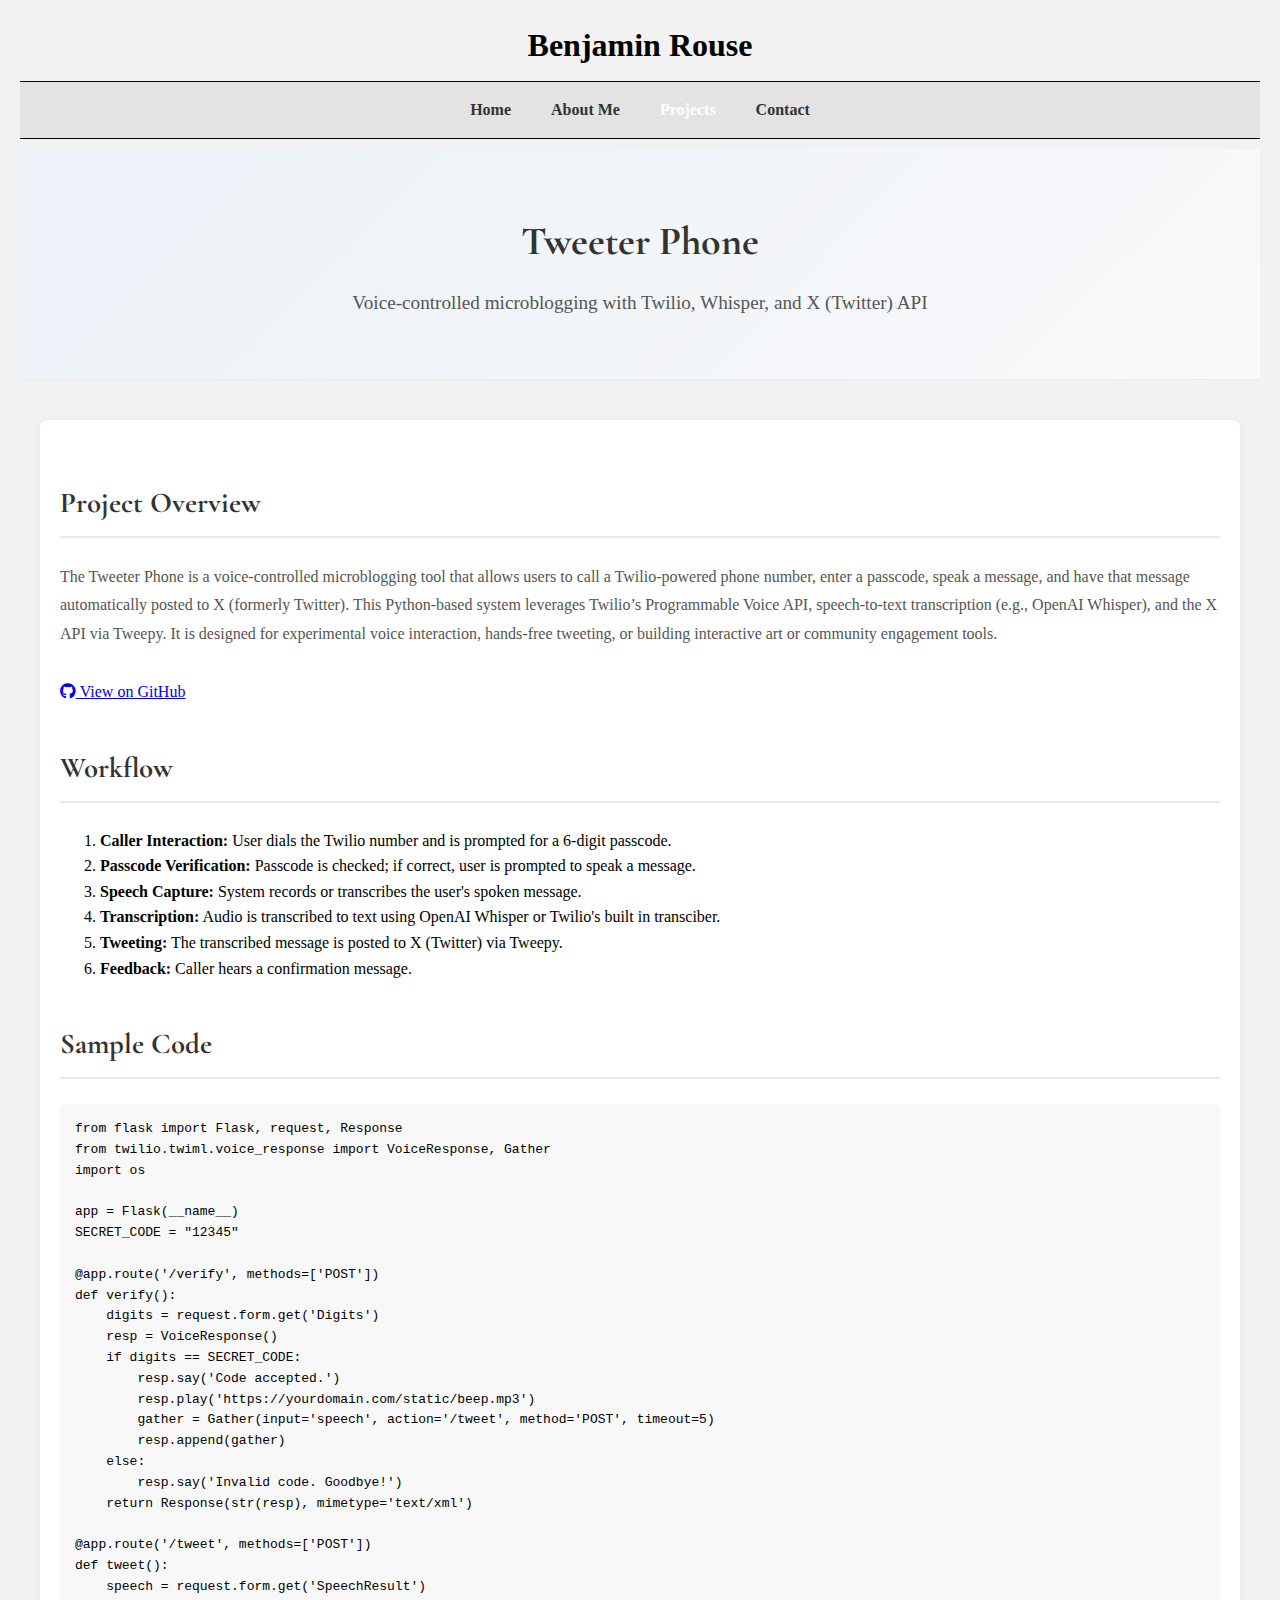
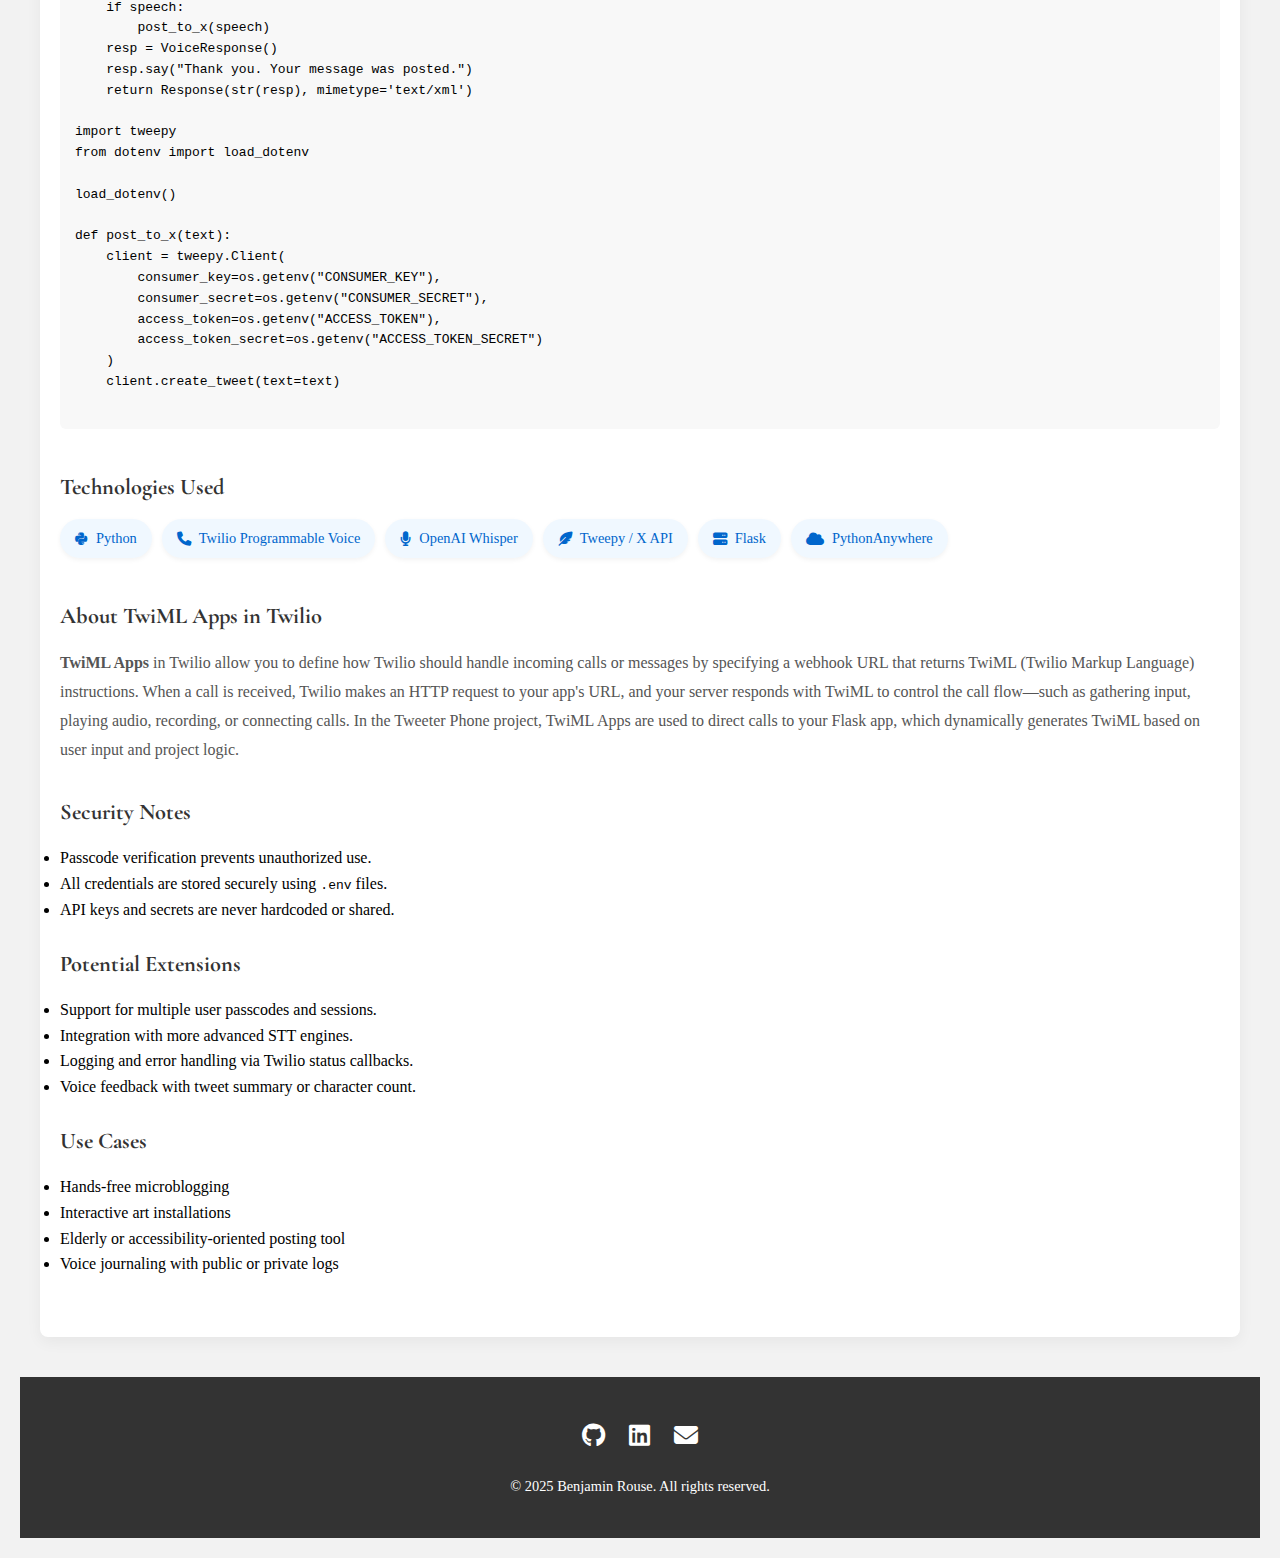
<file: projects/TweeterPhone.html>
<!DOCTYPE html>
<html lang="en">
<head>
  <meta charset="UTF-8" />
  <meta name="viewport" content="width=device-width, initial-scale=1" />
  <title>Tweeter Phone | Benjamin Rouse - Data Analyst</title>
  <meta name="description" content="Explore the Tweeter Phone project by Benjamin Rouse: a voice-controlled microblogging tool using Twilio, Whisper, and X (Twitter) API.">
  <!-- Google Fonts -->
  <link rel="preconnect" href="https://fonts.googleapis.com">
  <link rel="preconnect" href="https://fonts.gstatic.com" crossorigin>
  <link href="https://fonts.googleapis.com/css2?family=Cormorant+Garamond:wght@400;700&display=swap" rel="stylesheet">
  <!-- Font Awesome for Icons -->
  <link rel="stylesheet" href="https://cdnjs.cloudflare.com/ajax/libs/font-awesome/6.4.0/css/all.min.css" />
  <!-- CSS Files -->
  <link rel="stylesheet" href="../assets/css/styles.css" />
  <link rel="stylesheet" href="../assets/css/page-styles.css" />
</head>
<body>
  <header>
    <!-- TOP BAR -->
    <div class="top-bar">
      <a href="../index.html"><h1 class="site-title">Benjamin Rouse</h1></a>
    </div>
    <!-- MAIN NAV BAR -->
    <nav class="main-nav">
      <ul>
        <li class="MainNavLink"><a href="../index.html">Home</a></li>
        <li class="MainNavLink"><a href="../pages/about.html">About Me</a></li>
        <li class="MainNavLink"><a href="../pages/projects.html" class="active">Projects</a></li>
        <li class="MainNavLink"><a href="../pages/contact.html">Contact</a></li>
      </ul>
    </nav>
  </header>

  <!-- PAGE HEADER -->
  <section class="page-header">
    <h2>Tweeter Phone</h2>
    <p>Voice-controlled microblogging with Twilio, Whisper, and X (Twitter) API</p>
  </section>

  <!-- MAIN CONTENT -->
  <section class="content-section">
    <div class="project-overview">
      <div class="project-details-content">
        <h3>Project Overview</h3>
        <p>
          The Tweeter Phone is a voice-controlled microblogging tool that allows users to call a Twilio-powered phone number, enter a passcode, speak a message, and have that message automatically posted to X (formerly Twitter). This Python-based system leverages Twilio’s Programmable Voice API, speech-to-text transcription (e.g., OpenAI Whisper), and the X API via Tweepy. It is designed for experimental voice interaction, hands-free tweeting, or building interactive art or community engagement tools.
        </p>

        <div class="project-actions">
          <!-- Update the href below if you add the code to GitHub -->
          <a href="https://github.com/ben2rouse/TweeterPhone" target="_blank" class="btn primary-btn"><i class="fab fa-github"></i> View on GitHub</a>
        </div>

        <h3 style="margin-top:40px;">Workflow</h3>
        <ol style="margin-left:40px;">
          <li><strong>Caller Interaction:</strong> User dials the Twilio number and is prompted for a 6-digit passcode.</li>
          <li><strong>Passcode Verification:</strong> Passcode is checked; if correct, user is prompted to speak a message.</li>
          <li><strong>Speech Capture:</strong> System records or transcribes the user's spoken message.</li>
          <li><strong>Transcription:</strong> Audio is transcribed to text using OpenAI Whisper or Twilio's built in transciber.</li>
          <li><strong>Tweeting:</strong> The transcribed message is posted to X (Twitter) via Tweepy.</li>
          <li><strong>Feedback:</strong> Caller hears a confirmation message.</li>
        </ol>

        <h3 style="margin-top:40px;">Sample Code</h3>
        <pre style="background:#f8f8f8;padding:15px;border-radius:6px;overflow-x:auto;">
from flask import Flask, request, Response
from twilio.twiml.voice_response import VoiceResponse, Gather
import os

app = Flask(__name__)
SECRET_CODE = "12345"

@app.route('/verify', methods=['POST'])
def verify():
    digits = request.form.get('Digits')
    resp = VoiceResponse()
    if digits == SECRET_CODE:
        resp.say('Code accepted.')
        resp.play('https://yourdomain.com/static/beep.mp3')
        gather = Gather(input='speech', action='/tweet', method='POST', timeout=5)
        resp.append(gather)
    else:
        resp.say('Invalid code. Goodbye!')
    return Response(str(resp), mimetype='text/xml')

@app.route('/tweet', methods=['POST'])
def tweet():
    speech = request.form.get('SpeechResult')
    if speech:
        post_to_x(speech)
    resp = VoiceResponse()
    resp.say("Thank you. Your message was posted.")
    return Response(str(resp), mimetype='text/xml')

import tweepy
from dotenv import load_dotenv

load_dotenv()

def post_to_x(text):
    client = tweepy.Client(
        consumer_key=os.getenv("CONSUMER_KEY"),
        consumer_secret=os.getenv("CONSUMER_SECRET"),
        access_token=os.getenv("ACCESS_TOKEN"),
        access_token_secret=os.getenv("ACCESS_TOKEN_SECRET")
    )
    client.create_tweet(text=text)
        </pre>

        <div class="technologies-used" style="margin-top:40px;">
          <h4>Technologies Used</h4>
          <div class="tech-tags">
            <span class="skill-tag"><i class="fab fa-python"></i> Python</span>
            <span class="skill-tag"><i class="fas fa-phone"></i> Twilio Programmable Voice</span>
            <span class="skill-tag"><i class="fas fa-microphone"></i> OpenAI Whisper</span>
            <span class="skill-tag"><i class="fas fa-feather-alt"></i> Tweepy / X API</span>
            <span class="skill-tag"><i class="fas fa-server"></i> Flask</span>
            <span class="skill-tag"><i class="fas fa-cloud"></i> PythonAnywhere</span>
          </div>
        </div>

        <div class="project-details-extras" style="margin-top:40px;">
          <h4>About TwiML Apps in Twilio</h4>
          <p>
            <strong>TwiML Apps</strong> in Twilio allow you to define how Twilio should handle incoming calls or messages by specifying a webhook URL that returns TwiML (Twilio Markup Language) instructions. When a call is received, Twilio makes an HTTP request to your app's URL, and your server responds with TwiML to control the call flow—such as gathering input, playing audio, recording, or connecting calls. In the Tweeter Phone project, TwiML Apps are used to direct calls to your Flask app, which dynamically generates TwiML based on user input and project logic.
          </p>
          <h4>Security Notes</h4>
          <ul>
            <li>Passcode verification prevents unauthorized use.</li>
            <li>All credentials are stored securely using <code>.env</code> files.</li>
            <li>API keys and secrets are never hardcoded or shared.</li>
          </ul>

          <h4 style="margin-top:24px;">Potential Extensions</h4>
          <ul>
            <li>Support for multiple user passcodes and sessions.</li>
            <li>Integration with more advanced STT engines.</li>
            <li>Logging and error handling via Twilio status callbacks.</li>
            <li>Voice feedback with tweet summary or character count.</li>
          </ul>

          <h4 style="margin-top:24px;">Use Cases</h4>
          <ul>
            <li>Hands-free microblogging</li>
            <li>Interactive art installations</li>
            <li>Elderly or accessibility-oriented posting tool</li>
            <li>Voice journaling with public or private logs</li>
          </ul>
        </div>
      </div>
    </div>
  </section>

  <!-- FOOTER -->
  <footer>
    <div class="footer-content">
      <div class="social-links">
        <a href="https://github.com/ben2rouse" target="_blank"><i class="fab fa-github"></i></a>
        <a href="https://linkedin.com/in/benjamin-rouse" target="_blank"><i class="fab fa-linkedin"></i></a>
        <a href="mailto:contact@benjaminrouse.com"><i class="fas fa-envelope"></i></a>
      </div>
      <p>&copy; 2025 Benjamin Rouse. All rights reserved.</p>
    </div>
  </footer>

  <!-- Animation Script -->
  <script>
    document.addEventListener('DOMContentLoaded', function() {
      const elements = document.querySelectorAll('.page-header, .content-section');
      elements.forEach((element, index) => {
        setTimeout(() => {
          element.style.opacity = "1";
          element.style.transform = "translateY(0)";
        }, 200 * index);
      });
    });
  </script>
</body>
</html>
</file>
<file: assets/css/styles.css>
* {
    margin: 0;
    padding: 0;
    box-sizing: border-box;
}

/* Body Styles */
body {
    font-family: 'Libre Baskerville', serif;
    line-height: 1.6;
    padding: 20px;
    background-color: #F2F2F2;
}

h1, h2, h3, h4, h5, h6 {
    font-family: "Cormorant Garamond", serif;
    font-weight: 700;
    font-style: normal;
}

.site-title {
    font-family: 'Dancing Script';
    font-style: normal;
    text-align: center;
    margin: auto;
}

header {
    padding: 10px 0;
}

/* MAIN SECTION - Adjust margins based on screen width */
main {
    margin: auto;
    padding: 20px;
    background-color: white;
    border-radius: 5px;
    max-width: 1200px;
}

#large_screen {
    display: block;
}

#small_screen {
    display: none;
    width:100%;
}

#small_screen img {
    margin: auto;
}

/* Remove margin when browser is too narrow */
@media (max-width: 768px) {
    main {
        margin: 0;
        padding: 15px;
        border-radius: 0;
    }

    #large_screen {
        display: none;
    }

    #small_screen {
        display: block;
    }
}   

.page-heading h2 {
    margin: 40px auto 20px auto;
    text-align: center;
}

footer {
    text-align: center;
    margin-top: 20px;
    font-size: 0.9em;
}

#searchInput {
    width: 320px;
    height: 35px;
    padding: 8px;
    font-size: 12px;
    border: 1px solid black;
    border-radius: 5px;
}

#addFilterButton {
    width: 70px;
    height: 30px;
    background-color: white;
    border: 1px solid black;
    border-radius: 5px;
    margin-left: 7px;
}

#addFilterButton:hover {
    background-color: rgb(223, 223, 223);
}

#addFilterButton:active {
    transform: scale(0.97);
}

#projectsContainer,
.projects-grid {
    display: grid;
    grid-template-columns: repeat(auto-fit, minmax(300px, 1fr));
    gap: 15px;
}

.project-card {
    border: 1px solid rgb(185, 152, 133);
    padding: 15px;
    background: #fafafa;
    transition: transform 0.3s ease;
}

.project-card:hover {
    transform: scale(.99);
    cursor: pointer;
}

.coming-soon {
    color: #777;
    opacity: 0.8;
}

.coming-soon:hover {
    transform: scale(1); 
}

.coming-soon p {
    font-style: italic;
}

/* Styles for active filter tags */
.filter-tag {
    display: inline-block;
    background: rgb(191, 175, 160);
    color: #fff;
    padding: 5px 10px;
    margin: 5px 5px 5px 0;
    border-radius: 3px;
    font-family: 'Libre Baskerville', serif;
}
  
.remove-filter {
    background: transparent;
    border: none;
    color: #fff;
    font-weight: bold;
    cursor: pointer;
    margin-left: 5px;
}

/* -------------------------------------------------- */
/* NAVIGATION STYLING */
/* -------------------------------------------------- */

.top-bar {
    text-align: center;
    color: #000;
    padding: 10px 20px;
    margin-top: -20px;
}

.top-bar a {
    color:black;
    text-decoration: none;
}

.main-nav {
    background: rgb(227, 227, 227);
    border-top: 1px solid rgb(0, 0, 0);
    border-bottom: 1px solid rgb(0, 0, 0);
}

.main-nav ul {
  list-style: none;
  display: flex;
  justify-content: center;
  margin: 0;
  padding: 0;
}

.main-nav ul li {
  margin: 0;
}

.main-nav ul li a {
  display: block;
  padding: 15px 20px;
  text-decoration: none;
  font-family: 'Libre Baskerville', serif;
  font-weight: 700;
  color: #333333;
}

.main-nav ul li a:hover {
    color: #5c5c5c;
}

.main-nav ul li a.active {
    color: #fff;
}

/* HIGHLIGHT CAROUSEL */
.highlight-carousel {
    position: relative;
    display: flex;
    align-items: center;
    justify-content: center;
    margin: 40px 0;
    padding:0px;
    margin: 0px 20px 100px 20px
}

.highlight-instructions {
    text-align: center;
    font-size: 14px;
    color: #555;
    margin-bottom: 0px;
    margin-top: 30px;
}

/* TRACK SCROLL */
.highlight-track {
    display: flex;
    gap: 20px;
    overflow-x: auto;
    scroll-behavior: smooth;
    padding: 10px 0;
    scrollbar-width: thin; /* Thin scrollbar in Firefox */
    -ms-overflow-style: none; /* Hide scrollbar in IE/Edge */
}

.highlight-track::-webkit-scrollbar {
    height: 6px;
}

.highlight-track::-webkit-scrollbar-thumb {
    background: rgba(0, 0, 0, 0.2);
    border-radius: 10px;
}

/* INDIVIDUAL SLIDES */
.highlight-slide {
    flex: 0 0 auto;
    width: 300px;
    height: 300px;
    position: relative;
    cursor: pointer;
    border-radius: 10px;
    overflow: hidden;
    transition: transform 0.2s ease;
}

.highlight-slide:hover {
    transform: scale(1.05);
}

.highlight-slide img {
    width: 100%;
    height: 100%;
    object-fit: cover;
    transition: opacity 0.3s ease;
}

/* Overlay Effect */
.highlight-overlay {
    position: relative;
    width: 100%;
    height: 100%;
}

.highlight-title {
    position: absolute;
    bottom: 0;
    left: 0;
    right: 0;
    background: rgba(0, 0, 0, 0.7);
    color: white;
    font-size: 16px;
    text-align: center;
    padding: 10px;
    opacity: 0;
    transition: opacity 0.3s ease;
}

.highlight-slide:hover img {
    opacity: 0.5;
}

.highlight-slide:hover .highlight-title {
    opacity: 1;
}

/* PROJECT CAROUSEL STYLES */
.project {
    border: 1px solid black;
    border-radius: 10px;
    background-color: rgb(246, 246, 246);
    color: black;
    padding: 25px;
    margin-bottom: 40px;
    box-shadow: 0px 4px 8px rgba(0, 0, 0, 0.2);
}

.carousel-container {
    display: flex;
    align-items: center;
    position: relative;
    overflow: hidden;
    margin-top: 20px;
    border-radius: 8px;
    box-shadow: 0px 4px 12px rgba(0, 0, 0, 0.3);
}

.image-track {
    display: flex;
    overflow-x: scroll;
    scroll-behavior: smooth;
    width: 100%;
    scrollbar-width: none;
    -ms-overflow-style: none;
    position: relative;
    padding-left: 40px;
}

.image-track::-webkit-scrollbar {
    display: none;
}

.image-slide {
    flex: 0 0 auto;
    width: 100%;
    max-width: 800px;
    margin-right: 10px;
    text-align: center;
    padding: 20px;
}

.image-slide img {
    max-height: 400px;
    width: auto;
    max-width: 100%;
    object-fit: contain;
    border-radius: 8px;
    box-shadow: 0 2px 6px rgba(0, 0, 0, 0.3);
}

.image-slide p {
    margin-top: 5px;
    font-size: 14px;
}

/* BUTTON STYLING */
.prev, .next {
    background-color: rgba(0, 0, 0, 0.7);
    color: white;
    border: none;
    cursor: pointer;
    padding: 12px 18px;
    font-size: 18px;
    position: absolute;
    top: 50%;
    transform: translateY(-50%);
    border-radius: 5px;
    z-index: 10;
}

.prev { left: 5px; }
.next { right: 5px; }

/* Modal container - covers the entire viewport */
.modal {
    display: none; /* Hidden by default */
    position: fixed;
    z-index: 1000;
    left: 0;
    top: 0;
    width: 100%;
    height: 100%;
    overflow: auto;
    background-color: rgba(0, 0, 0, 0.8); /* semi-transparent background */
  }
  
  /* Modal content - centers the image and text */
  .modal-content {
    margin: 5% auto;
    width: 90%;
    max-width: 800px;
    background: #fff;
    padding: 20px;
    text-align: center;
    position: relative;
  }
  
  /* Ensures the image fits within the modal */
  .modal-content img {
    max-width: 100%;
    height: auto;
  }
  
  /* Close button style */
  .modal-close {
    position: absolute;
    top: 10px;
    right: 25px;
    color: #000;
    font-size: 35px;
    font-weight: bold;
    cursor: pointer;
  }
</file>
<file: assets/css/page-styles.css>
/* Page-specific styles for all secondary pages */

/* Page Header Styles */
.page-header {
  background-color: #f8f9fa;
  padding: 60px 20px;
  text-align: center;
  margin-bottom: 40px;
  position: relative;
  overflow: hidden;
  border-bottom: 1px solid #eaeaea;
  opacity: 0;
  transform: translateY(20px);
  transition: opacity 0.8s ease, transform 0.8s ease;
}

.page-header::before {
  content: '';
  position: absolute;
  top: 0;
  left: 0;
  right: 0;
  bottom: 0;
  background: linear-gradient(135deg, rgba(0,102,204,0.05) 0%, rgba(0,102,204,0) 100%);
  z-index: 0;
}

.page-header h2 {
  position: relative;
  font-size: 2.5rem;
  color: #333;
  margin-bottom: 15px;
  z-index: 1;
}

.page-header p {
  position: relative;
  max-width: 700px;
  margin: 0 auto;
  color: #555;
  font-size: 1.2rem;
  z-index: 1;
}

/* Content Sections */
.content-section {
  padding: 60px 20px;
  max-width: 1200px;
  margin: 0 auto 40px;
  background-color: white;
  box-shadow: 0 5px 15px rgba(0, 0, 0, 0.05);
  border-radius: 8px;
  opacity: 0;
  transform: translateY(20px);
  transition: opacity 0.8s ease, transform 0.8s ease;
}

.content-section h3 {
  font-size: 1.8rem;
  color: #333;
  margin-bottom: 25px;
  padding-bottom: 10px;
  border-bottom: 2px solid #eaeaea;
}

/* About Page Styles */
.about-container {
  display: flex;
  flex-wrap: wrap;
  gap: 40px;
  align-items: flex-start;
}

.about-image {
  flex: 1;
  min-width: 300px;
  text-align: center;
}

.about-image img {
  max-width: 100%;
  height: auto;
  border-radius: 10px;
  box-shadow: 0 5px 15px rgba(0, 0, 0, 0.1);
}

.about-text {
  flex: 2;
  min-width: 300px;
}

.about-text p {
  margin-bottom: 20px;
  line-height: 1.8;
  color: #555;
}

/* Skills List */
.skills-list {
  display: flex;
  flex-wrap: wrap;
  gap: 15px;
  margin-top: 25px;
}

.skill-tag {
  background-color: #f0f8ff;
  color: #0066cc;
  padding: 8px 15px;
  border-radius: 50px;
  font-size: 0.9rem;
  display: inline-flex;
  align-items: center;
  box-shadow: 0 2px 5px rgba(0, 0, 0, 0.05);
}

.skill-tag i {
  margin-right: 8px;
}

/* Contact Page Styles */
.contact-methods {
  display: flex;
  flex-wrap: wrap;
  gap: 30px;
  margin-top: 30px;
}

.contact-method {
  flex: 1;
  min-width: 250px;
  padding: 25px;
  background-color: #f8f9fa;
  border-radius: 8px;
  text-align: center;
  transition: transform 0.3s ease, box-shadow 0.3s ease;
  box-shadow: 0 5px 15px rgba(0, 0, 0, 0.05);
}

.contact-method:hover {
  transform: translateY(-5px);
  box-shadow: 0 8px 25px rgba(0, 0, 0, 0.1);
}

.contact-icon {
  font-size: 2.5rem;
  color: #0066cc;
  margin-bottom: 20px;
}

.contact-method h4 {
  margin-bottom: 15px;
  color: #333;
}

.contact-method p {
  color: #555;
}

.contact-method a {
  display: inline-block;
  margin-top: 15px;
  color: #0066cc;
  text-decoration: none;
  font-weight: 600;
  transition: color 0.3s ease;
}

.contact-method a:hover {
  color: #0055aa;
}

/* Projects Page Styles */
.projects-filter {
  margin-bottom: 40px;
  padding: 20px;
  background-color: #f8f9fa;
  border-radius: 8px;
  box-shadow: 0 5px 15px rgba(0, 0, 0, 0.05);
}

.filter-input {
  display: flex;
  gap: 10px;
  margin-bottom: 15px;
}

#searchInput {
  flex-grow: 1;
  padding: 12px 15px;
  border: 1px solid #ddd;
  border-radius: 5px;
  font-size: 1rem;
  transition: border-color 0.3s ease, box-shadow 0.3s ease;
}

#searchInput:focus {
  outline: none;
  border-color: #0066cc;
  box-shadow: 0 0 0 3px rgba(0, 102, 204, 0.1);
}

#addFilterButton {
  background-color: #0066cc;
  color: white;
  border: none;
  border-radius: 5px;
  padding: 12px 20px;
  font-weight: 600;
  cursor: pointer;
  transition: background-color 0.3s ease;
}

#addFilterButton:hover {
  background-color: #0055aa;
}

#activeFiltersContainer {
  display: flex;
  flex-wrap: wrap;
  gap: 10px;
}

.filter-tag {
  display: inline-flex;
  align-items: center;
  background-color: #e9f5ff;
  color: #0066cc;
  padding: 8px 15px;
  border-radius: 50px;
  font-size: 0.9rem;
}

.filter-tag button {
  background: none;
  border: none;
  color: #0066cc;
  margin-left: 8px;
  cursor: pointer;
  font-size: 1rem;
}

/* Project Categories */
.project-category {
  margin-bottom: 60px;
}

.project-category h3 {
  font-size: 1.8rem;
  color: #333;
  margin-bottom: 30px;
  text-align: center;
}

/* Project Cards */
.projects-grid {
  display: flex;
  flex-wrap: wrap;
  gap: 30px;
  justify-content: center;
}

.project-card {
  background-color: white;
  border-radius: 8px;
  overflow: hidden;
  width: 360px;
  box-shadow: 0 5px 15px rgba(0, 0, 0, 0.05);
  transition: transform 0.3s ease, box-shadow 0.3s ease;
  border: 1px solid #eaeaea;
}

.project-card:hover {
  transform: translateY(-5px);
  box-shadow: 0 8px 25px rgba(0, 0, 0, 0.1);
}

.project-image {
  height: 200px;
  overflow: hidden;
}

.project-image img {
  width: 100%;
  height: 100%;
  object-fit: cover;
  transition: transform 0.5s ease;
}

.project-card:hover .project-image img {
  transform: scale(1.05);
}

.project-details {
  padding: 25px;
}

.project-details h4 {
  margin-bottom: 10px;
  color: #333;
  font-size: 1.4rem;
}

.project-details p {
  color: #555;
  margin-bottom: 20px;
  line-height: 1.6;
}

.project-tags {
  display: flex;
  flex-wrap: wrap;
  gap: 8px;
  margin-bottom: 20px;
}

.project-tag {
  background-color: #f0f8ff;
  color: #0066cc;
  padding: 4px 10px;
  border-radius: 50px;
  font-size: 0.8rem;
}

.project-link {
  display: inline-block;
  color: #0066cc;
  font-weight: 600;
  text-decoration: none;
  transition: color 0.3s ease;
}

.project-link:hover {
  color: #0055aa;
}

.project-link:after {
  content: " →";
  transition: transform 0.3s ease;
  display: inline-block;
}

.project-link:hover:after {
  transform: translateX(5px);
}

.project-category h3 {
  font-size: 1.8rem;
  color: #333;
  margin-bottom: 30px;
  text-align: center;
}

/* Project Detail Pages */
.project-overview {
  display: flex;
  flex-wrap: wrap;
  gap: 40px;
}

.project-image-showcase {
  flex: 1;
  min-width: 300px;
  max-width: 600px;
  margin: 0 auto;
}

.project-image-showcase img {
  width: 100%;
  height: auto;
  border-radius: 8px;
  box-shadow: 0 5px 15px rgba(0, 0, 0, 0.1);
}

.project-details-content {
  flex: 2;
  min-width: 300px;
}

.project-details-content h3 {
  font-size: 1.8rem;
  color: #333;
  margin-bottom: 25px;
  padding-bottom: 10px;
  border-bottom: 2px solid #eaeaea;
}

.project-details-content h4 {
  font-size: 1.4rem;
  color: #333;
  margin: 30px 0 15px;
}

.project-details-content p {
  margin-bottom: 20px;
  line-height: 1.8;
  color: #555;
}

.project-actions {
  display: flex;
  flex-wrap: wrap;
  gap: 15px;
  margin: 30px 0;
}

.technologies-used {
  margin-top: 30px;
}

.tech-tags {
  display: flex;
  flex-wrap: wrap;
  gap: 10px;
}

/* Project Gallery */
.project-gallery {
  margin-top: 50px;
}

.gallery-grid {
  display: grid;
  grid-template-columns: repeat(auto-fill, minmax(250px, 1fr));
  gap: 20px;
  margin-top: 25px;
}

.gallery-item {
  border-radius: 8px;
  overflow: hidden;
  box-shadow: 0 5px 15px rgba(0, 0, 0, 0.05);
  cursor: pointer;
  transition: transform 0.3s ease, box-shadow 0.3s ease;
}

.gallery-item:hover {
  transform: translateY(-5px);
  box-shadow: 0 8px 25px rgba(0, 0, 0, 0.1);
}

.gallery-item img {
  width: 100%;
  height: auto;
  display: block;
}

/* Footer Styles - Consistent across all pages */
footer {
  background-color: #333;
  color: white;
  padding: 40px 20px;
  text-align: center;
}

.footer-content {
  max-width: 1200px;
  margin: 0 auto;
}

.social-links {
  margin-bottom: 20px;
}

.social-links a {
  display: inline-block;
  margin: 0 10px;
  color: white;
  font-size: 1.5rem;
  transition: color 0.3s ease, transform 0.3s ease;
}

.social-links a:hover {
  color: #0066cc;
  transform: translateY(-3px);
}

/* Responsive Styles */
@media (max-width: 768px) {
  .about-container {
    flex-direction: column;
  }
  
  .about-image {
    margin: 0 auto 30px;
  }
  
  .contact-methods {
    flex-direction: column;
  }
  
  .page-header h2 {
    font-size: 2rem;
  }
  
  .page-header p {
    font-size: 1rem;
  }
}

/* Project Cards Animation */
.project-card {
  opacity: 0;
  transform: translateY(20px);
  transition: opacity 0.5s ease, transform 0.5s ease, box-shadow 0.3s ease;
}

.project-card.animate {
  opacity: 1;
  transform: translateY(0);
}

.coming-soon-overlay {
  position: absolute;
  top: 0;
  left: 0;
  right: 0;
  bottom: 0;
  background-color: rgba(0, 0, 0, 0.7);
  color: white;
  display: flex;
  justify-content: center;
  align-items: center;
  font-weight: bold;
  font-size: 1.2rem;
  border-top-left-radius: 8px;
  border-top-right-radius: 8px;
}

.no-results {
  text-align: center;
  padding: 30px;
  color: #666;
  font-style: italic;
}
</file>
